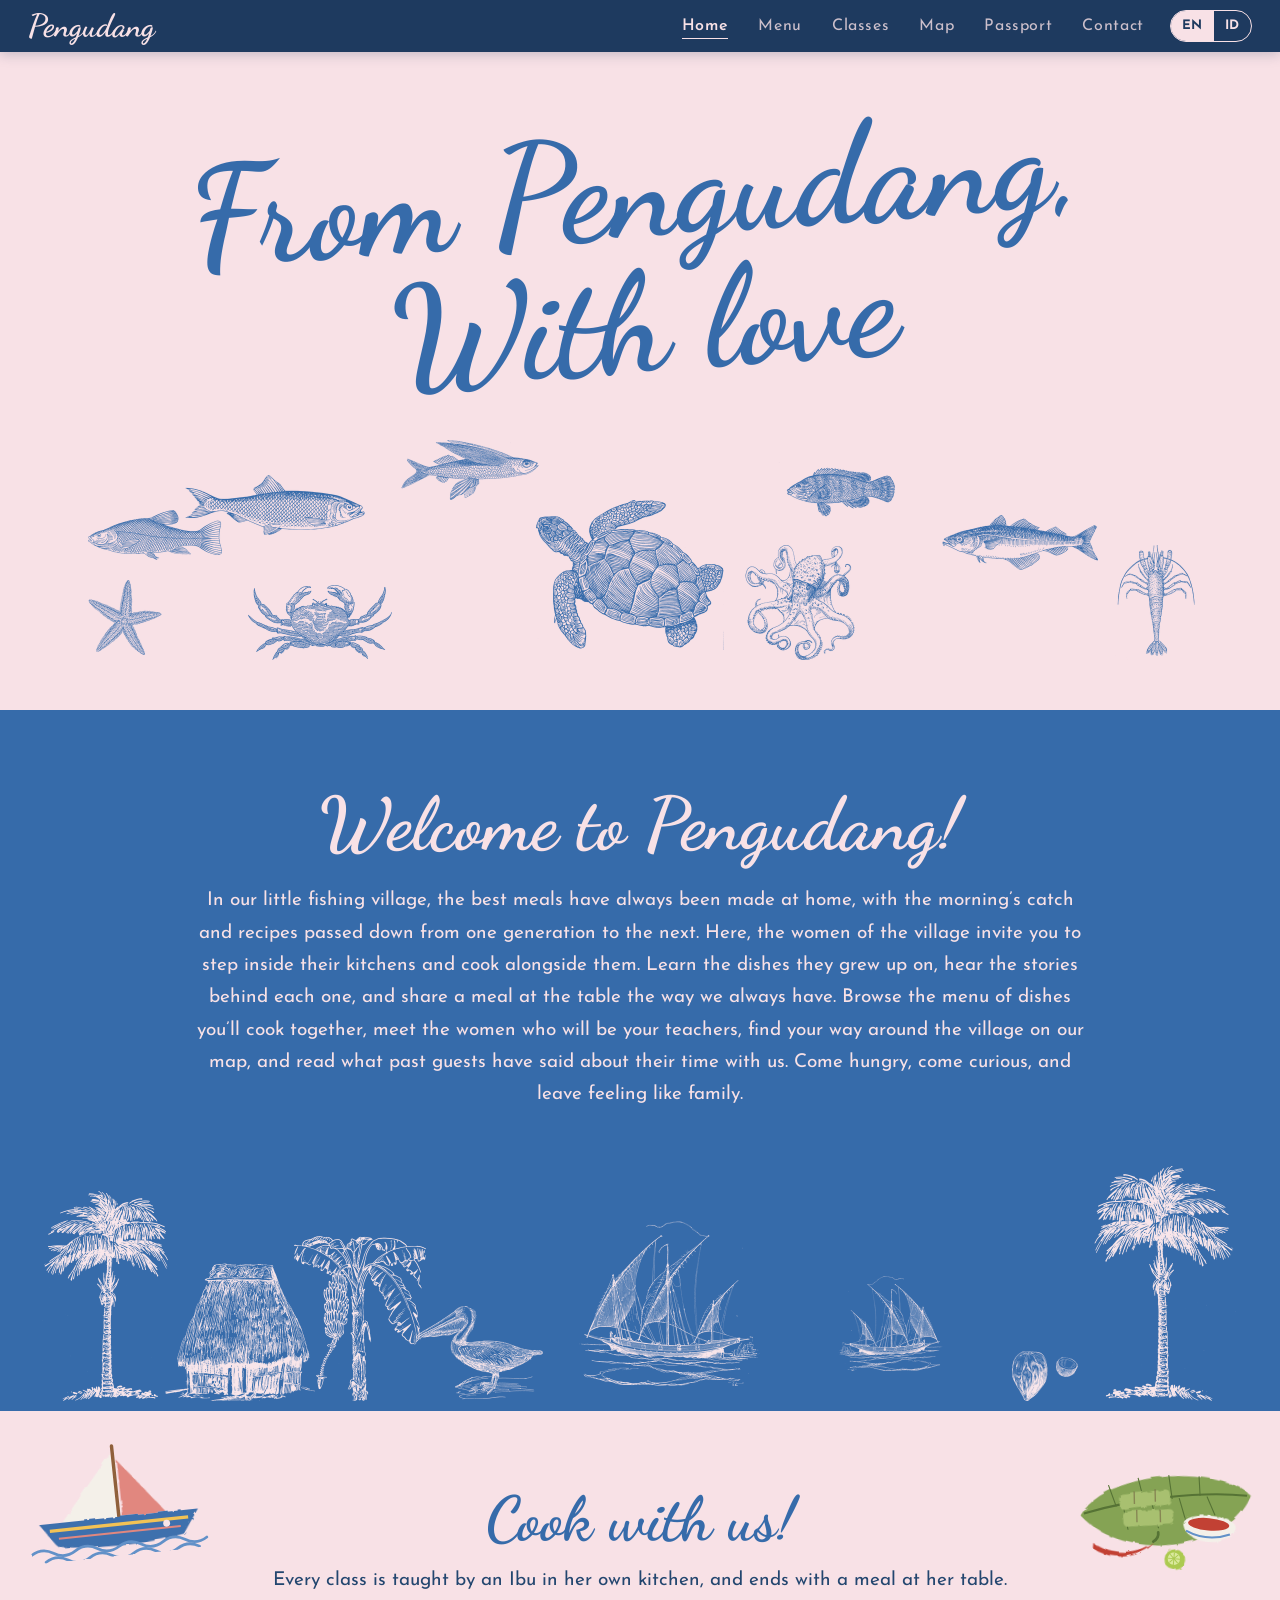
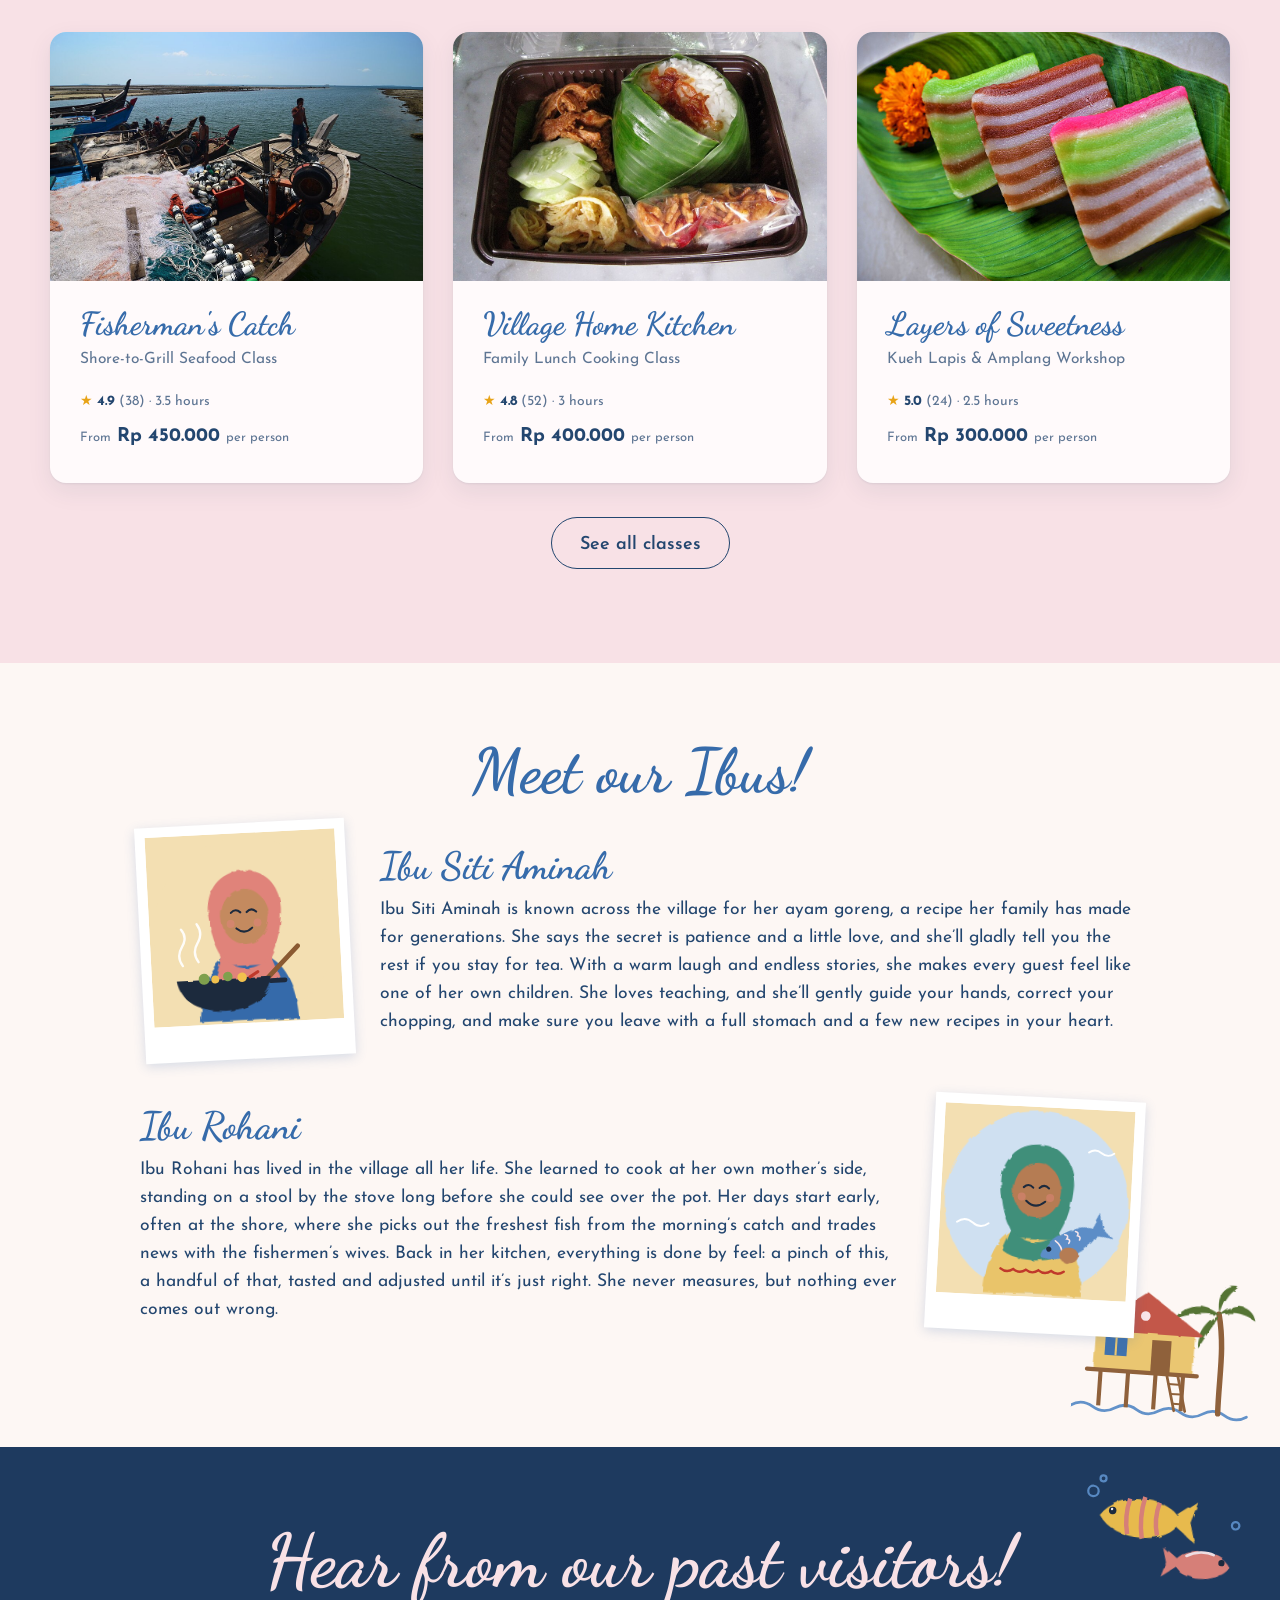
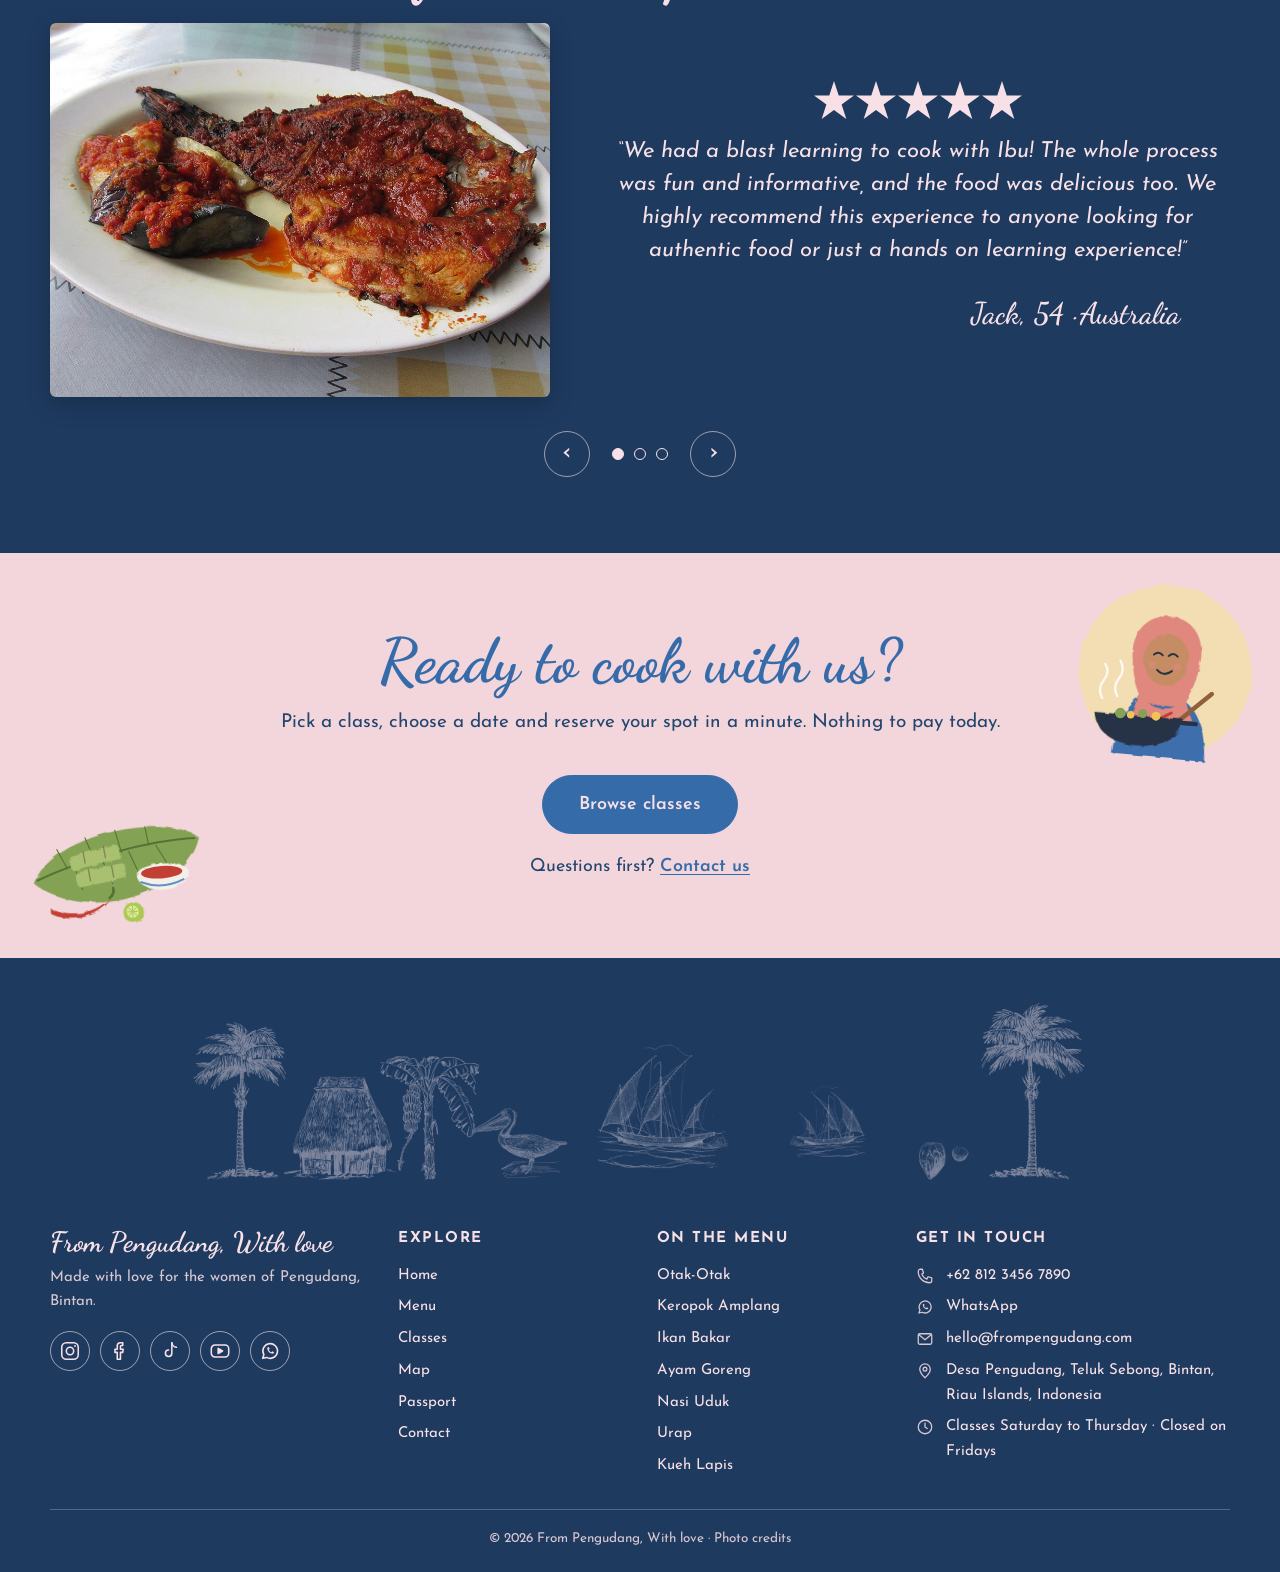
<file: index.html>
<!doctype html>
<html lang="en">
<head>
<meta charset="utf-8">
<meta name="viewport" content="width=device-width, initial-scale=1">
<title>From Pengudang, With love</title>
<meta name="description" content="Cook with the women of Pengudang, a fishing village on Bintan island, Indonesia. Cooking classes, village map and stories behind each dish.">
<link rel="icon" href="images/graphics/favicon.svg" type="image/svg+xml">
<link rel="stylesheet" href="css/fonts.css">
<link rel="stylesheet" href="css/style.css">
</head>
<body data-page="home">
<header id="nav"></header>
<main>
  <section class="section section--pink hero">
    <h1 class="hero__title" data-i18n-html="home.title">From Pengudang,<br>With love</h1>
    <img class="band" src="images/graphics/fish-band.png" alt="" aria-hidden="true">
  </section>

  <section class="section section--blue welcome">
    <div class="wrap">
      <h2 class="script-title" data-i18n="home.welcome">Welcome to Pengudang!</h2>
      <p data-i18n="home.intro"></p>
    </div>
    <img class="band" src="images/graphics/village-band.png" alt="" aria-hidden="true">
  </section>

  <section class="section section--pink">
    <img class="illus illus--tl" src="images/graphics/boat.svg" alt="" aria-hidden="true">
    <img class="illus illus--tr" src="images/graphics/food.svg" alt="" aria-hidden="true">
    <div class="wrap">
      <h2 class="script-title script-title--md" data-i18n="home.classesTitle">Cook with us!</h2>
      <p class="subtitle" data-i18n="home.classesSub"></p>
      <div class="class-grid" id="home-classes"></div>
      <p class="center"><a class="btn" href="classes.html" data-i18n="home.allClasses">See all classes</a></p>
    </div>
  </section>

  <section class="section section--cream">
    <img class="illus illus--br" src="images/graphics/house.svg" alt="" aria-hidden="true">
    <div class="wrap">
      <h2 class="script-title script-title--md" data-i18n="home.ibus">Meet our Ibus!</h2>
      <div id="ibus"></div>
    </div>
  </section>

  <section class="section section--navy">
    <img class="illus illus--tr" src="images/graphics/fishes.svg" alt="" aria-hidden="true">
    <div class="wrap">
      <h2 class="script-title" data-i18n="home.reviews">Hear from our past visitors!</h2>
      <div id="reviews"></div>
    </div>
  </section>

  <section class="section section--rose cta">
    <img class="illus illus--bl" src="images/graphics/food.svg" alt="" aria-hidden="true">
    <img class="illus illus--tr" src="images/graphics/ibu-1.svg" alt="" aria-hidden="true">
    <div class="wrap">
      <h2 class="script-title script-title--md" data-i18n="home.ctaTitle">Ready to cook with us?</h2>
      <p class="subtitle" data-i18n="home.ctaText"></p>
      <p class="center"><a class="btn btn--solid btn--lg" href="classes.html" data-i18n="home.ctaBtn">Browse classes</a></p>
      <p class="center cta__q"><span data-i18n="home.ctaQ">Questions first?</span> <a href="contact.html" data-i18n="home.ctaContact">Contact us</a></p>
    </div>
  </section>
</main>
<footer id="footer"></footer>
<script src="js/i18n.js"></script>
<script src="js/data.js"></script>
<script src="js/main.js"></script>
</body>
</html>
</file>
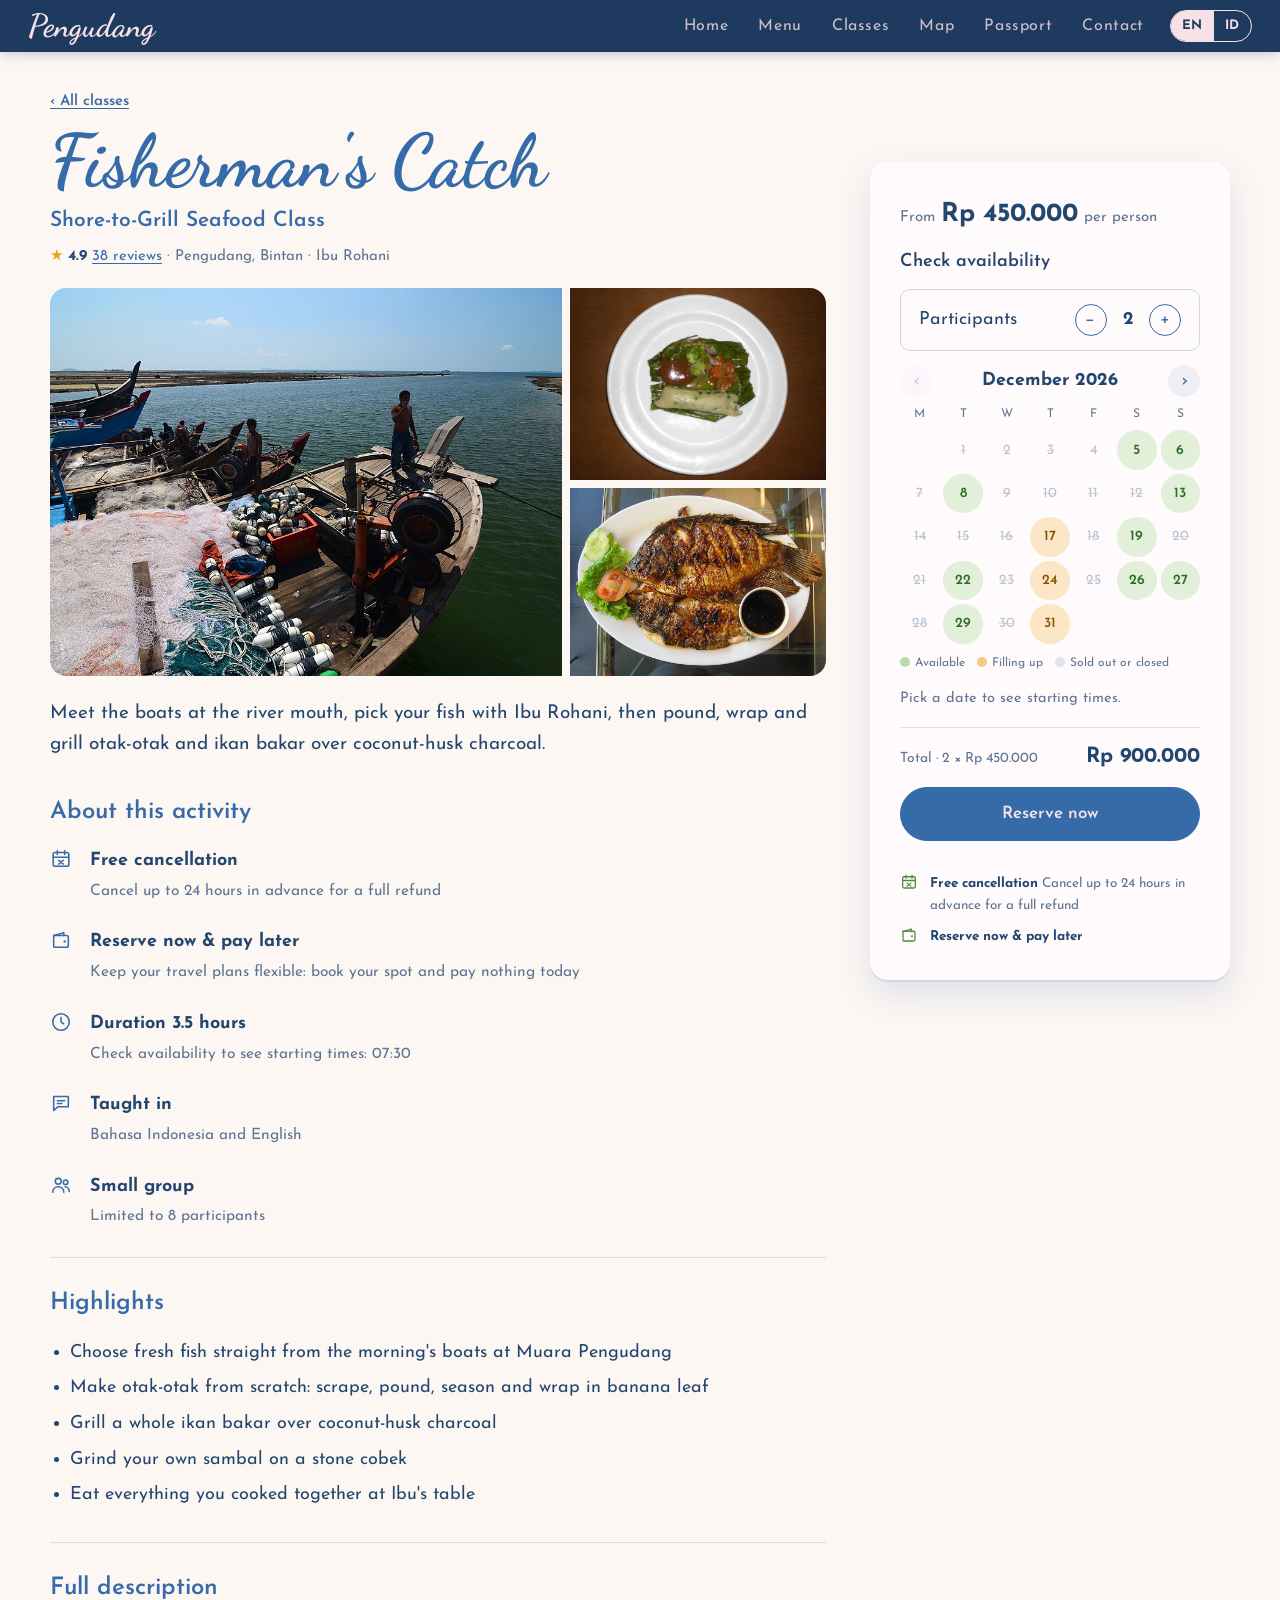
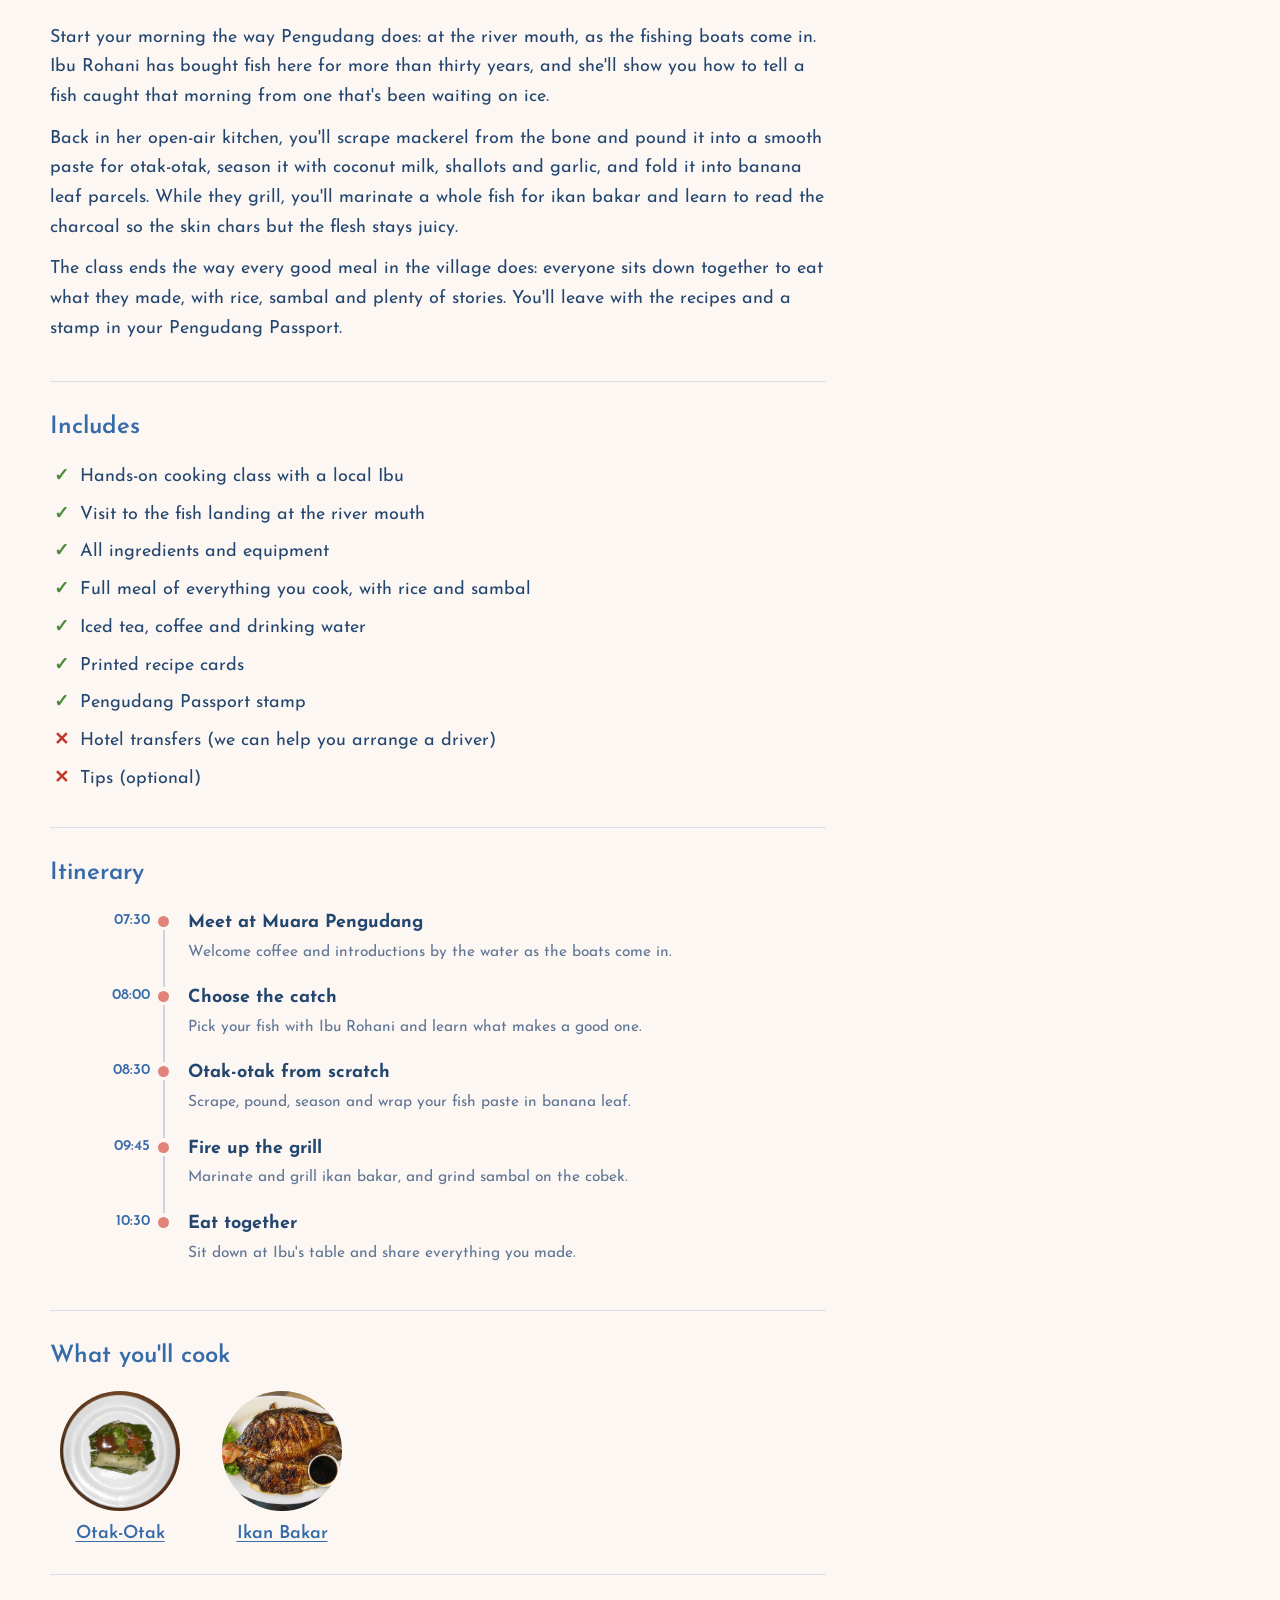
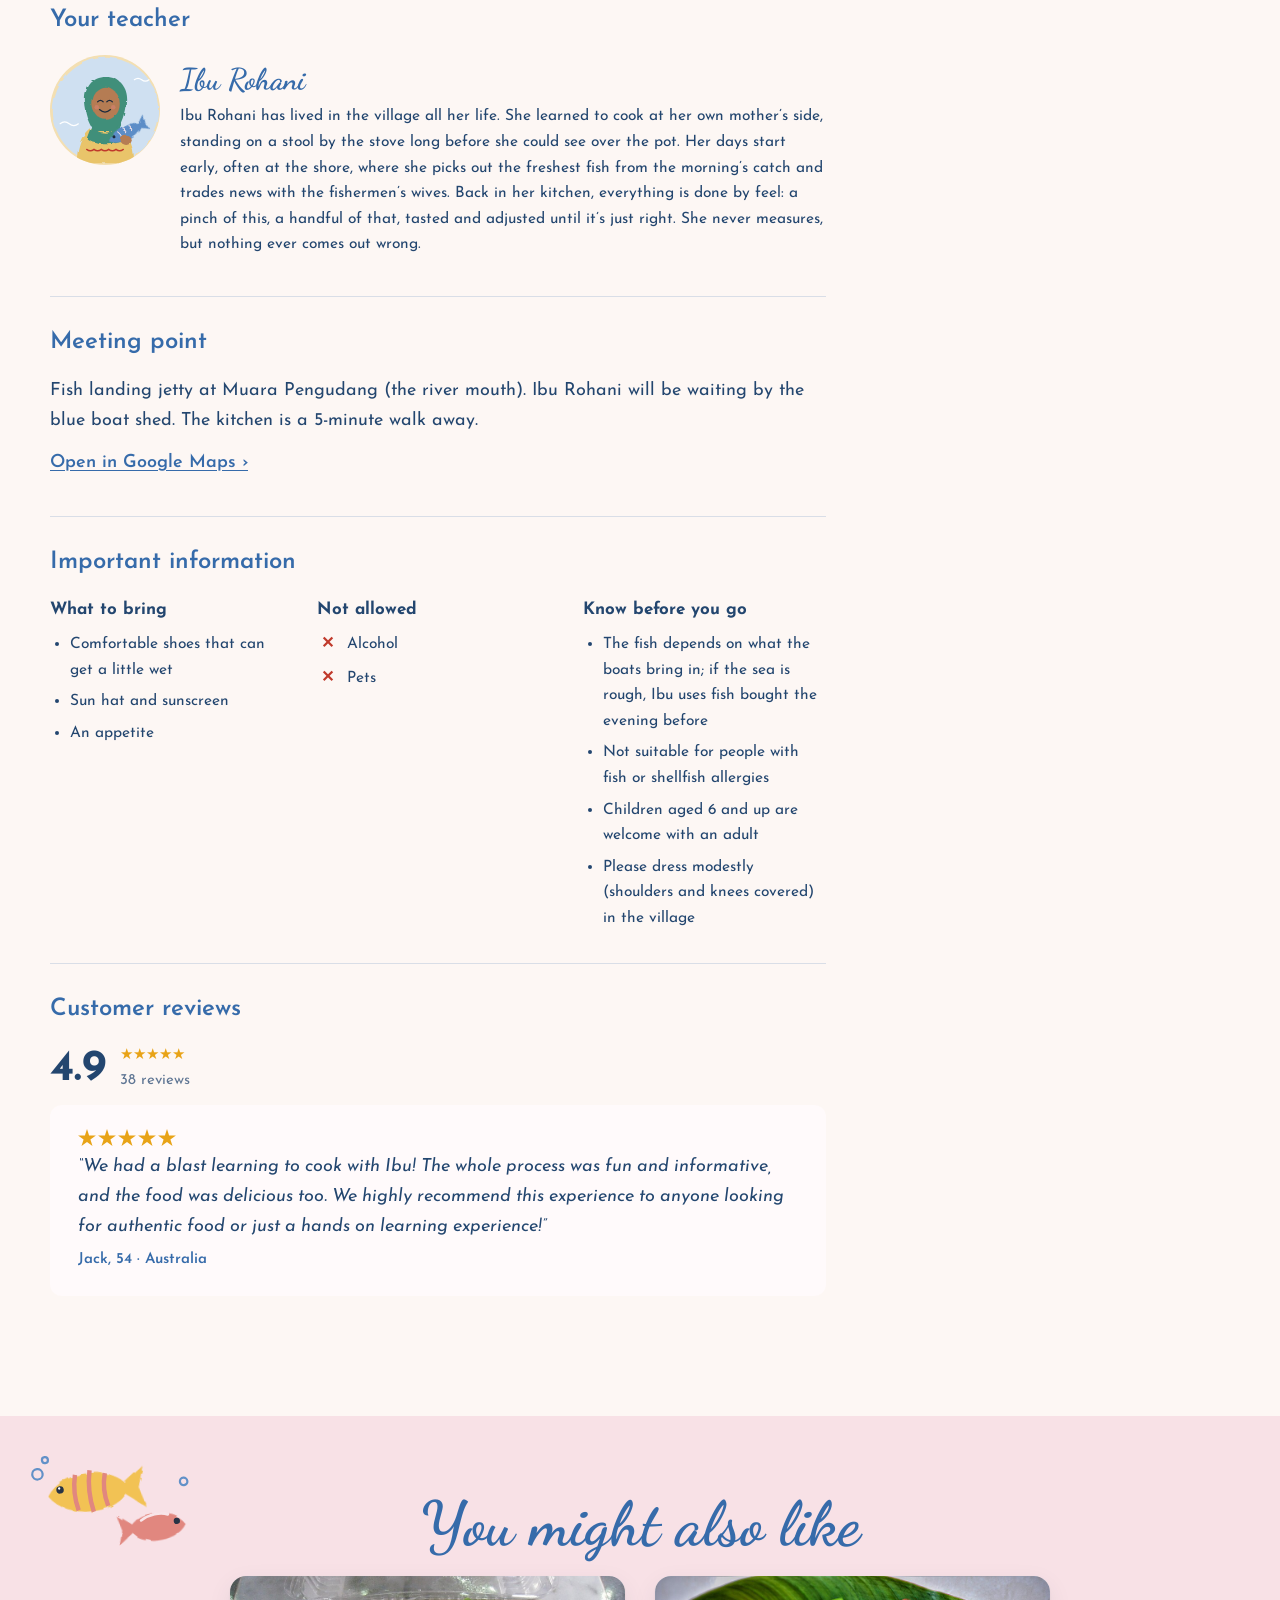
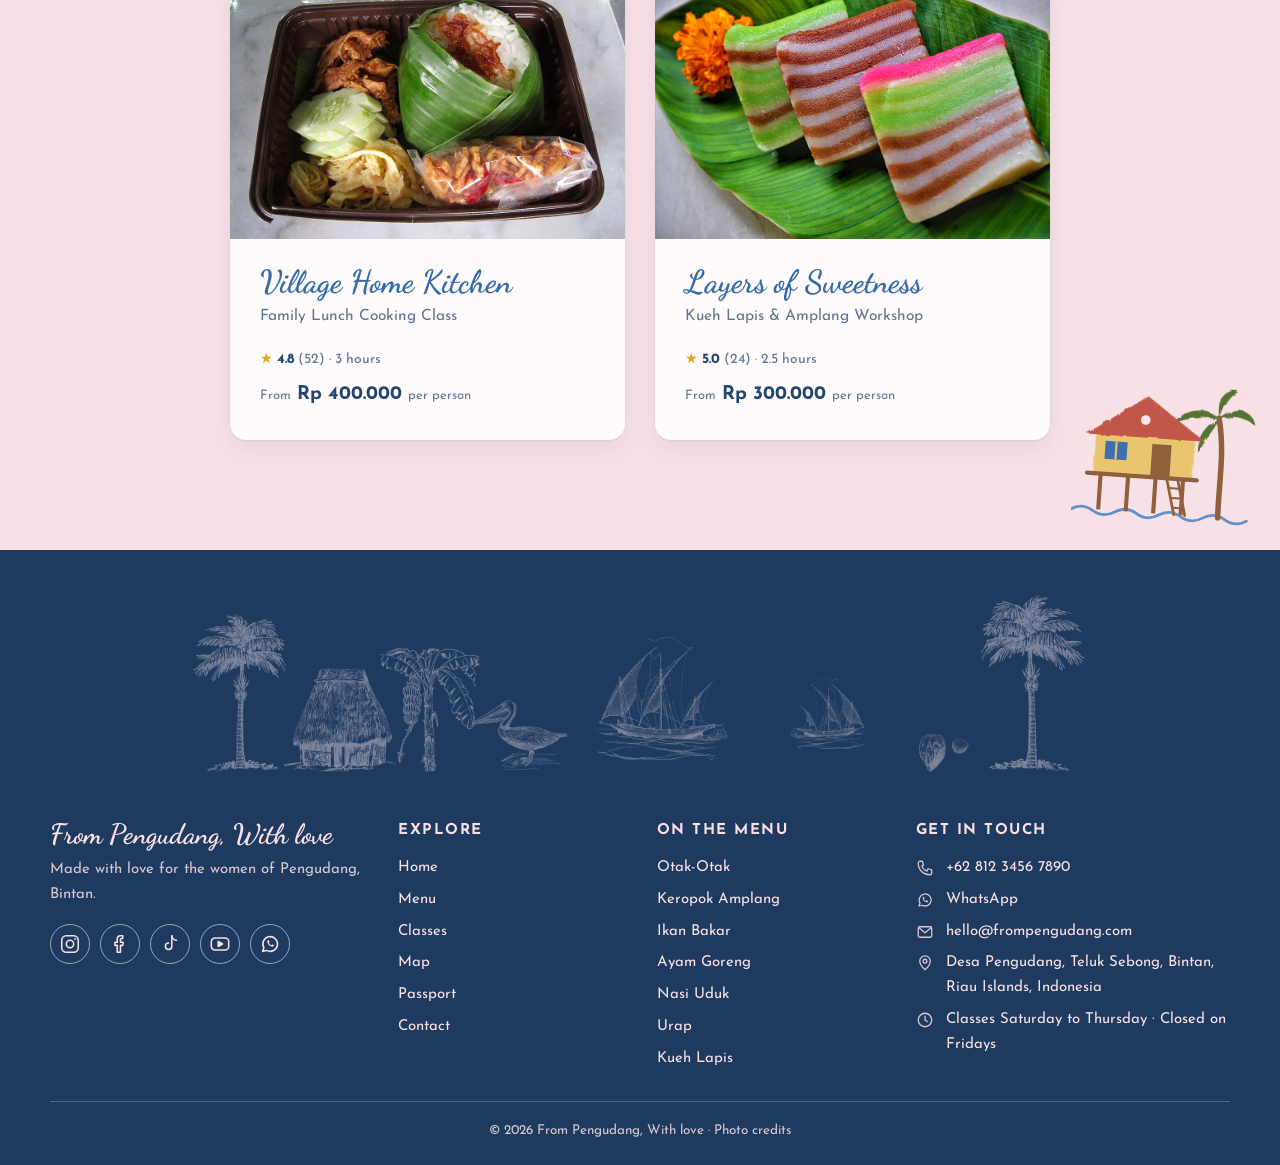
<file: class.html>
<!doctype html>
<html lang="en">
<head>
<meta charset="utf-8">
<meta name="viewport" content="width=device-width, initial-scale=1">
<title>Cooking class · From Pengudang, With love</title>
<meta name="description" content="Cook with the women of Pengudang, a fishing village on Bintan island, Indonesia. Class details, schedule and availability.">
<link rel="icon" href="images/graphics/favicon.svg" type="image/svg+xml">
<link rel="stylesheet" href="css/fonts.css">
<link rel="stylesheet" href="css/style.css">
</head>
<body data-page="class">
<header id="nav"></header>
<main>
  <section class="section section--cream class-page">
    <div class="wrap class-layout">
      <div id="class-main" class="class-main"></div>
      <aside class="class-aside" id="class-avail-wrap"><div class="avail" id="class-avail"></div></aside>
    </div>
  </section>
  <section class="section section--pink">
    <img class="illus illus--tl" src="images/graphics/fishes.svg" alt="" aria-hidden="true">
    <img class="illus illus--br" src="images/graphics/house.svg" alt="" aria-hidden="true">
    <div class="wrap">
      <h2 class="script-title script-title--md" data-i18n="class.other">You might also like</h2>
      <div class="class-grid class-grid--two" id="class-more"></div>
    </div>
  </section>
</main>
<footer id="footer"></footer>
<script src="js/i18n.js"></script>
<script src="js/data.js"></script>
<script src="js/main.js"></script>
</body>
</html>
</file>
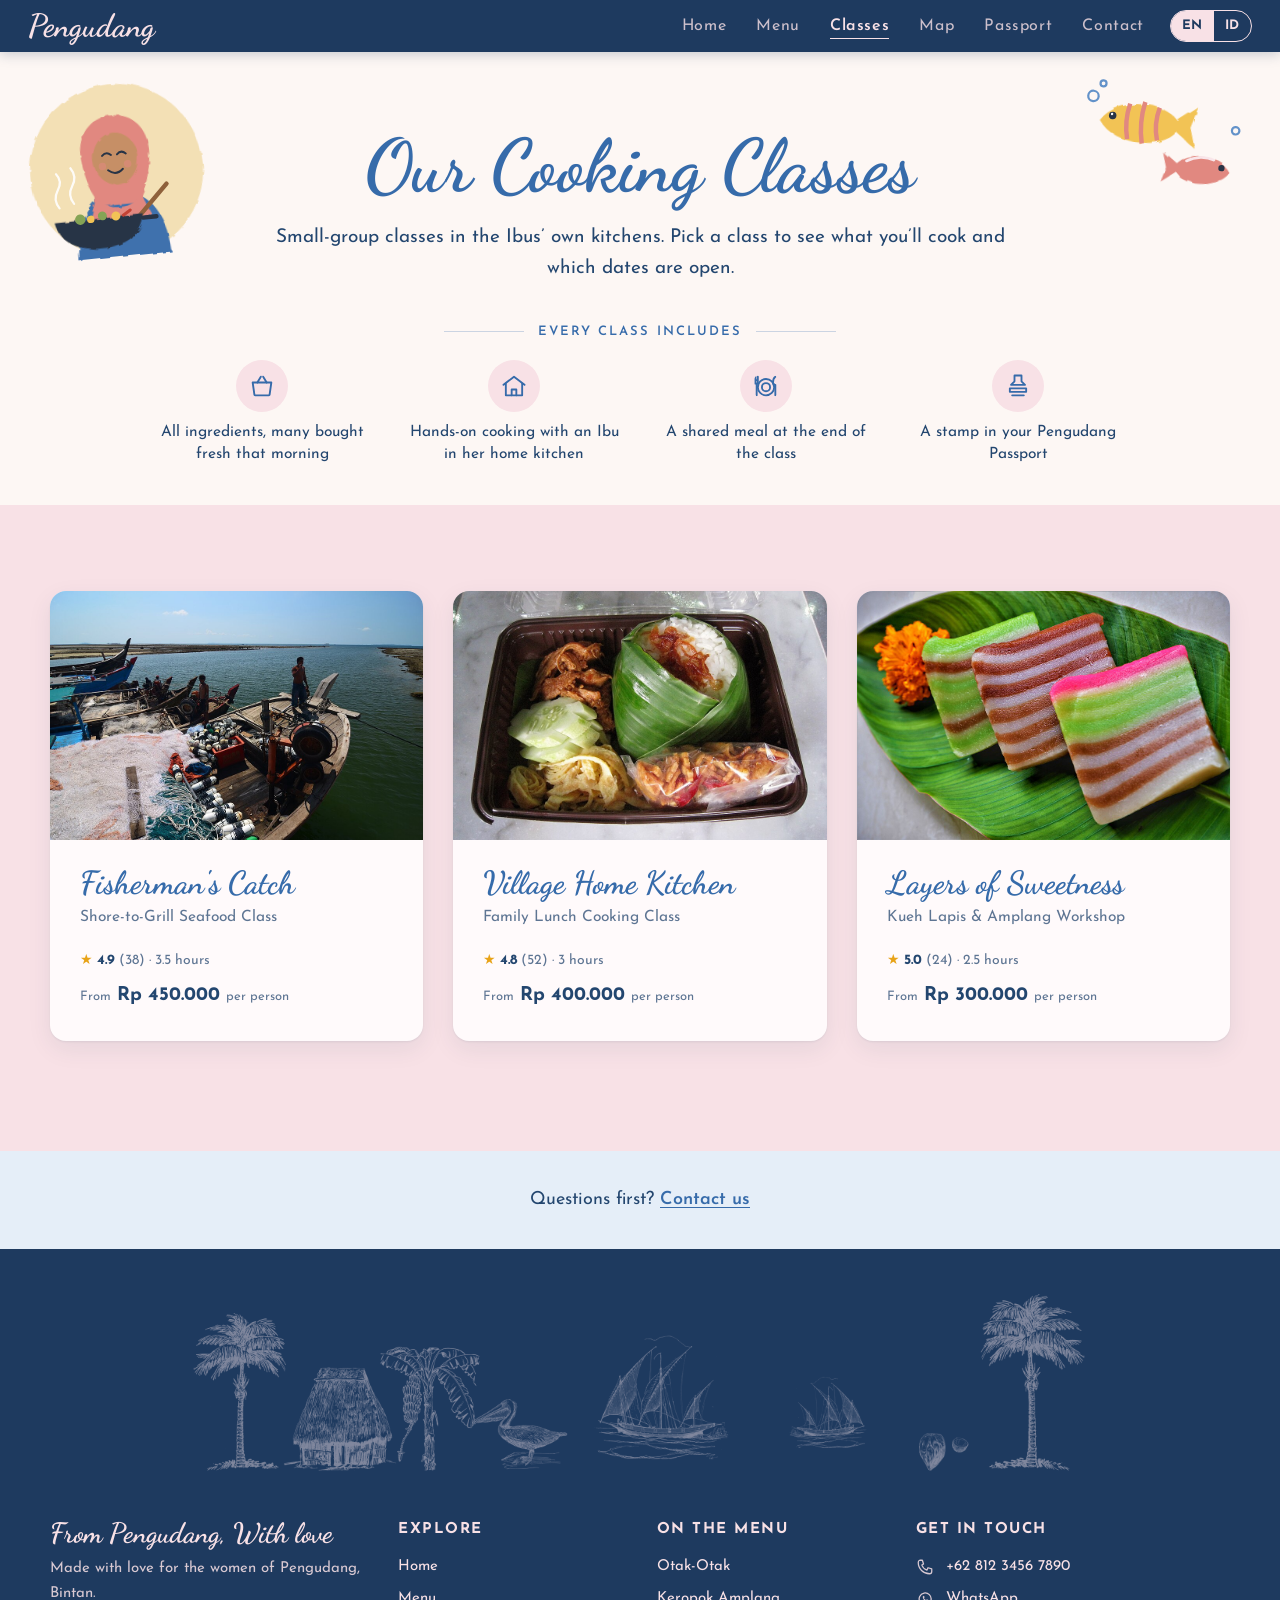
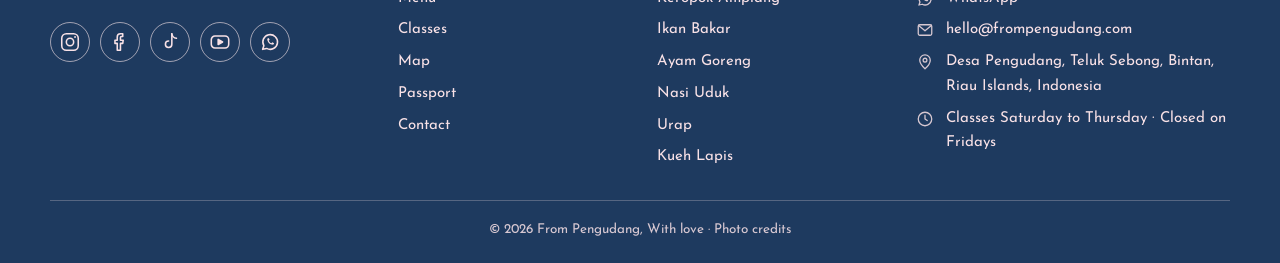
<file: classes.html>
<!doctype html>
<html lang="en">
<head>
<meta charset="utf-8">
<meta name="viewport" content="width=device-width, initial-scale=1">
<title>From Pengudang, With love</title>
<meta name="description" content="Cook with the women of Pengudang, a fishing village on Bintan island, Indonesia. Cooking classes, village map and stories behind each dish.">
<link rel="icon" href="images/graphics/favicon.svg" type="image/svg+xml">
<link rel="stylesheet" href="css/fonts.css">
<link rel="stylesheet" href="css/style.css">
</head>
<body data-page="classes" data-title-key="nav.classes">
<header id="nav"></header>
<main>
  <section class="section section--cream page-head">
    <img class="illus illus--tl" src="images/graphics/ibu-1.svg" alt="" aria-hidden="true">
    <img class="illus illus--tr" src="images/graphics/fishes.svg" alt="" aria-hidden="true">
    <div class="wrap">
      <h1 class="script-title" data-i18n="classes.title">Our Cooking Classes</h1>
      <p class="subtitle" data-i18n="classes.sub"></p>
      <p class="eyebrow eyebrow--center" data-i18n="classes.includes">Every class includes</p>
      <ul class="includes">
        <li><svg viewBox="0 0 24 24" aria-hidden="true"><path d="M4 9h16l-1.5 10.5a1 1 0 0 1-1 .5h-11a1 1 0 0 1-1-.5z"/><path d="M8 9l3-5M16 9l-3-5"/></svg><span data-i18n="classes.inc1"></span></li>
        <li><svg viewBox="0 0 24 24" aria-hidden="true"><path d="M3 11l9-7 9 7"/><path d="M5 10v10h14V10"/><path d="M10 20v-5h4v5"/></svg><span data-i18n="classes.inc2"></span></li>
        <li><svg viewBox="0 0 24 24" aria-hidden="true"><circle cx="12" cy="13" r="7"/><circle cx="12" cy="13" r="3.5"/><path d="M3 4v6M5 4v6M3 7h2M4 10v10M20 4c-1.5 1-2 3-2 5s1 2 2 2v9"/></svg><span data-i18n="classes.inc3"></span></li>
        <li><svg viewBox="0 0 24 24" aria-hidden="true"><path d="M9 3h6v5l3 3H6l3-3z"/><path d="M5 14h14v3H5zM7 20h10"/></svg><span data-i18n="classes.inc4"></span></li>
      </ul>
    </div>
  </section>
  <section class="section section--pink">
    <div class="wrap">
      <div class="class-grid" id="class-list"></div>
    </div>
  </section>
  <section class="section section--sky cta cta--slim">
    <div class="wrap">
      <p class="center cta__q"><span data-i18n="home.ctaQ">Questions first?</span> <a href="contact.html" data-i18n="home.ctaContact">Contact us</a></p>
    </div>
  </section>
</main>
<footer id="footer"></footer>
<script src="js/i18n.js"></script>
<script src="js/data.js"></script>
<script src="js/main.js"></script>
</body>
</html>
</file>
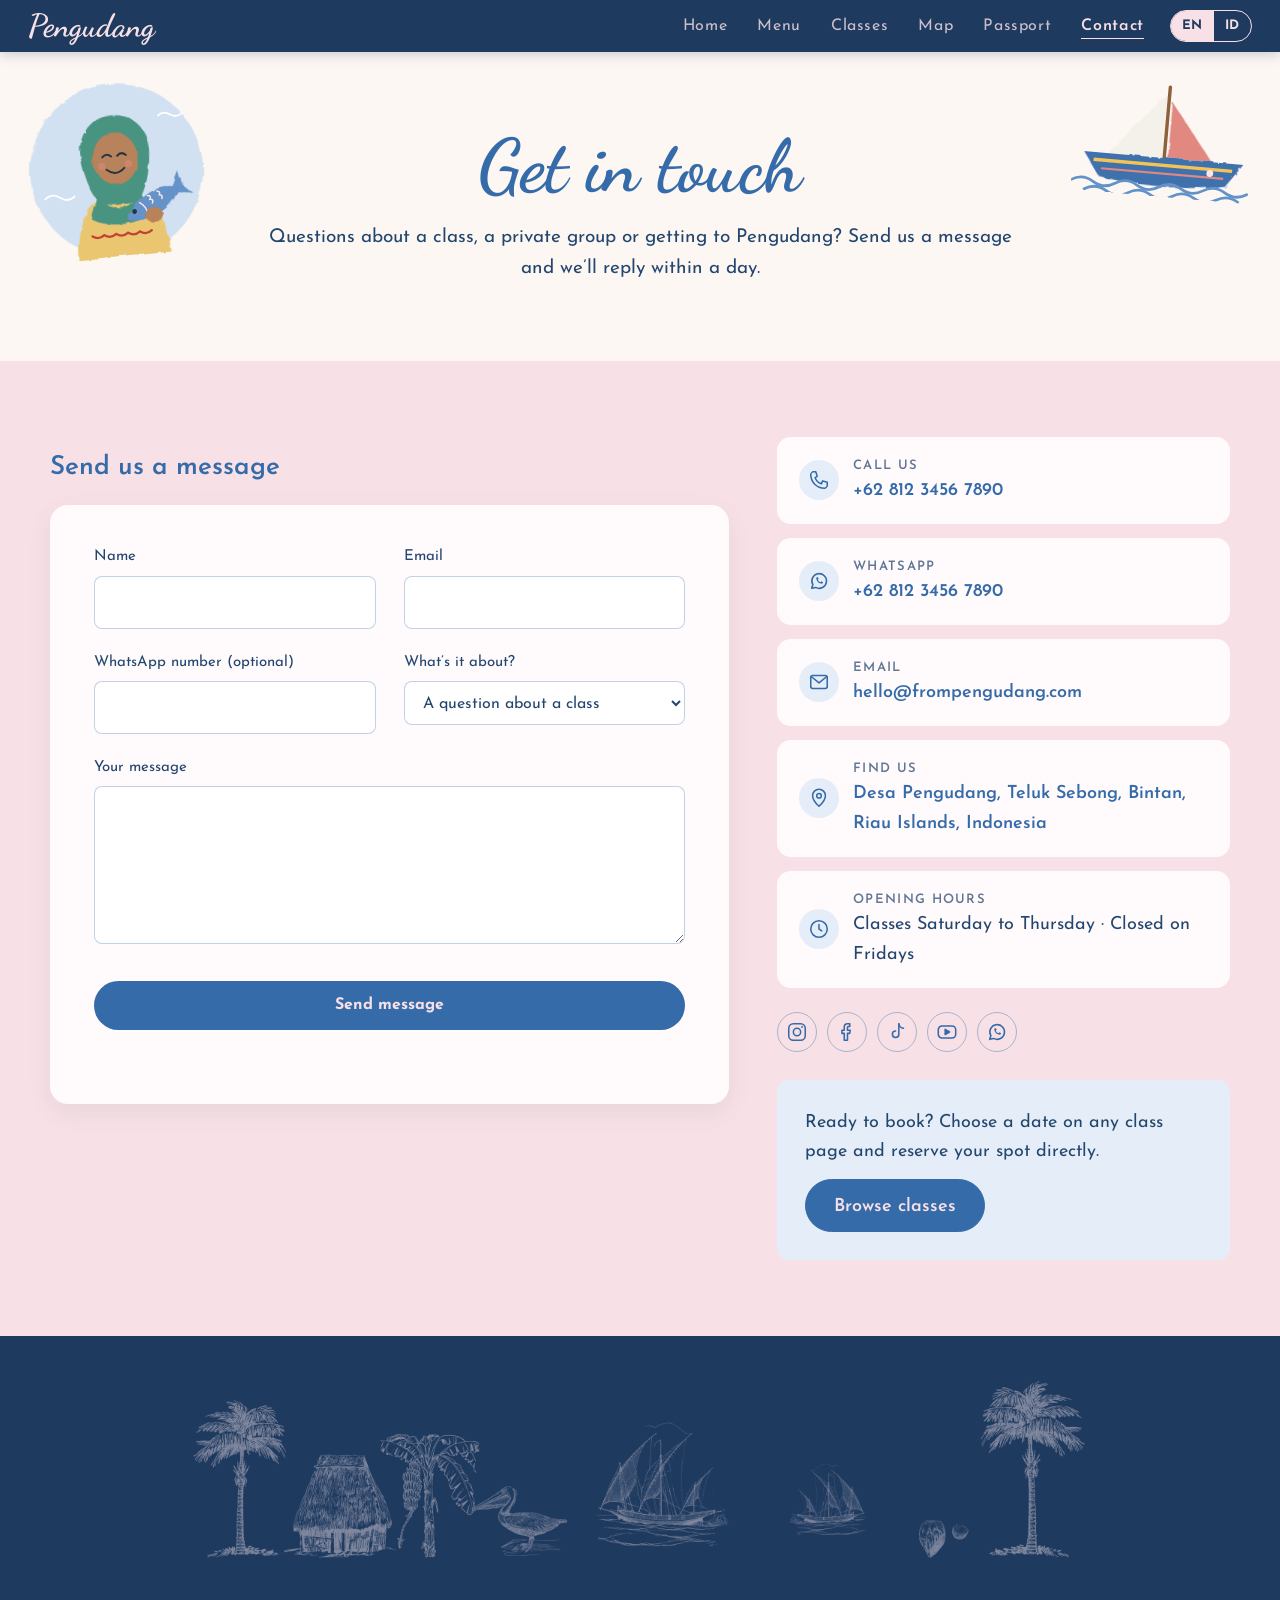
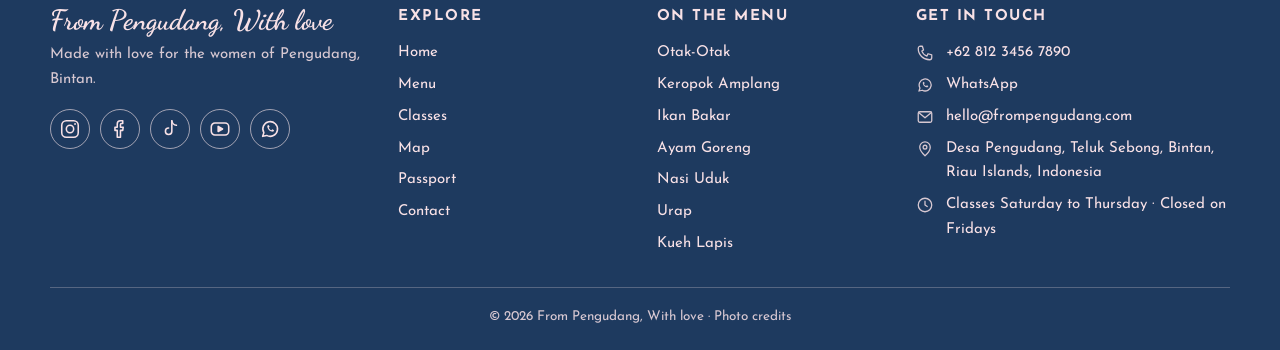
<file: contact.html>
<!doctype html>
<html lang="en">
<head>
<meta charset="utf-8">
<meta name="viewport" content="width=device-width, initial-scale=1">
<title>From Pengudang, With love</title>
<meta name="description" content="Get in touch with the Ibus of Pengudang about cooking classes, private groups or how to find the village.">
<link rel="icon" href="images/graphics/favicon.svg" type="image/svg+xml">
<link rel="stylesheet" href="css/fonts.css">
<link rel="stylesheet" href="css/style.css">
</head>
<body data-page="contact" data-title-key="nav.contact">
<header id="nav"></header>
<main>
  <section class="section section--cream page-head">
    <img class="illus illus--tl" src="images/graphics/ibu-2.svg" alt="" aria-hidden="true">
    <img class="illus illus--tr" src="images/graphics/boat.svg" alt="" aria-hidden="true">
    <div class="wrap">
      <h1 class="script-title" data-i18n="contact.title">Get in touch</h1>
      <p class="subtitle" data-i18n="contact.sub"></p>
    </div>
  </section>
  <section class="section section--pink">
    <div class="wrap contact-layout">
      <div>
        <h2 class="sub-title" data-i18n="contact.formTitle">Send us a message</h2>
        <div id="contact-form"></div>
      </div>
      <aside class="contact-aside">
        <div id="contact-info"></div>
        <div class="book-note">
          <p data-i18n="contact.bookNote"></p>
          <a class="btn btn--solid" href="classes.html" data-i18n="contact.bookLink">Browse classes</a>
        </div>
      </aside>
    </div>
  </section>
</main>
<footer id="footer"></footer>
<script src="js/i18n.js"></script>
<script src="js/data.js"></script>
<script src="js/main.js"></script>
</body>
</html>
</file>
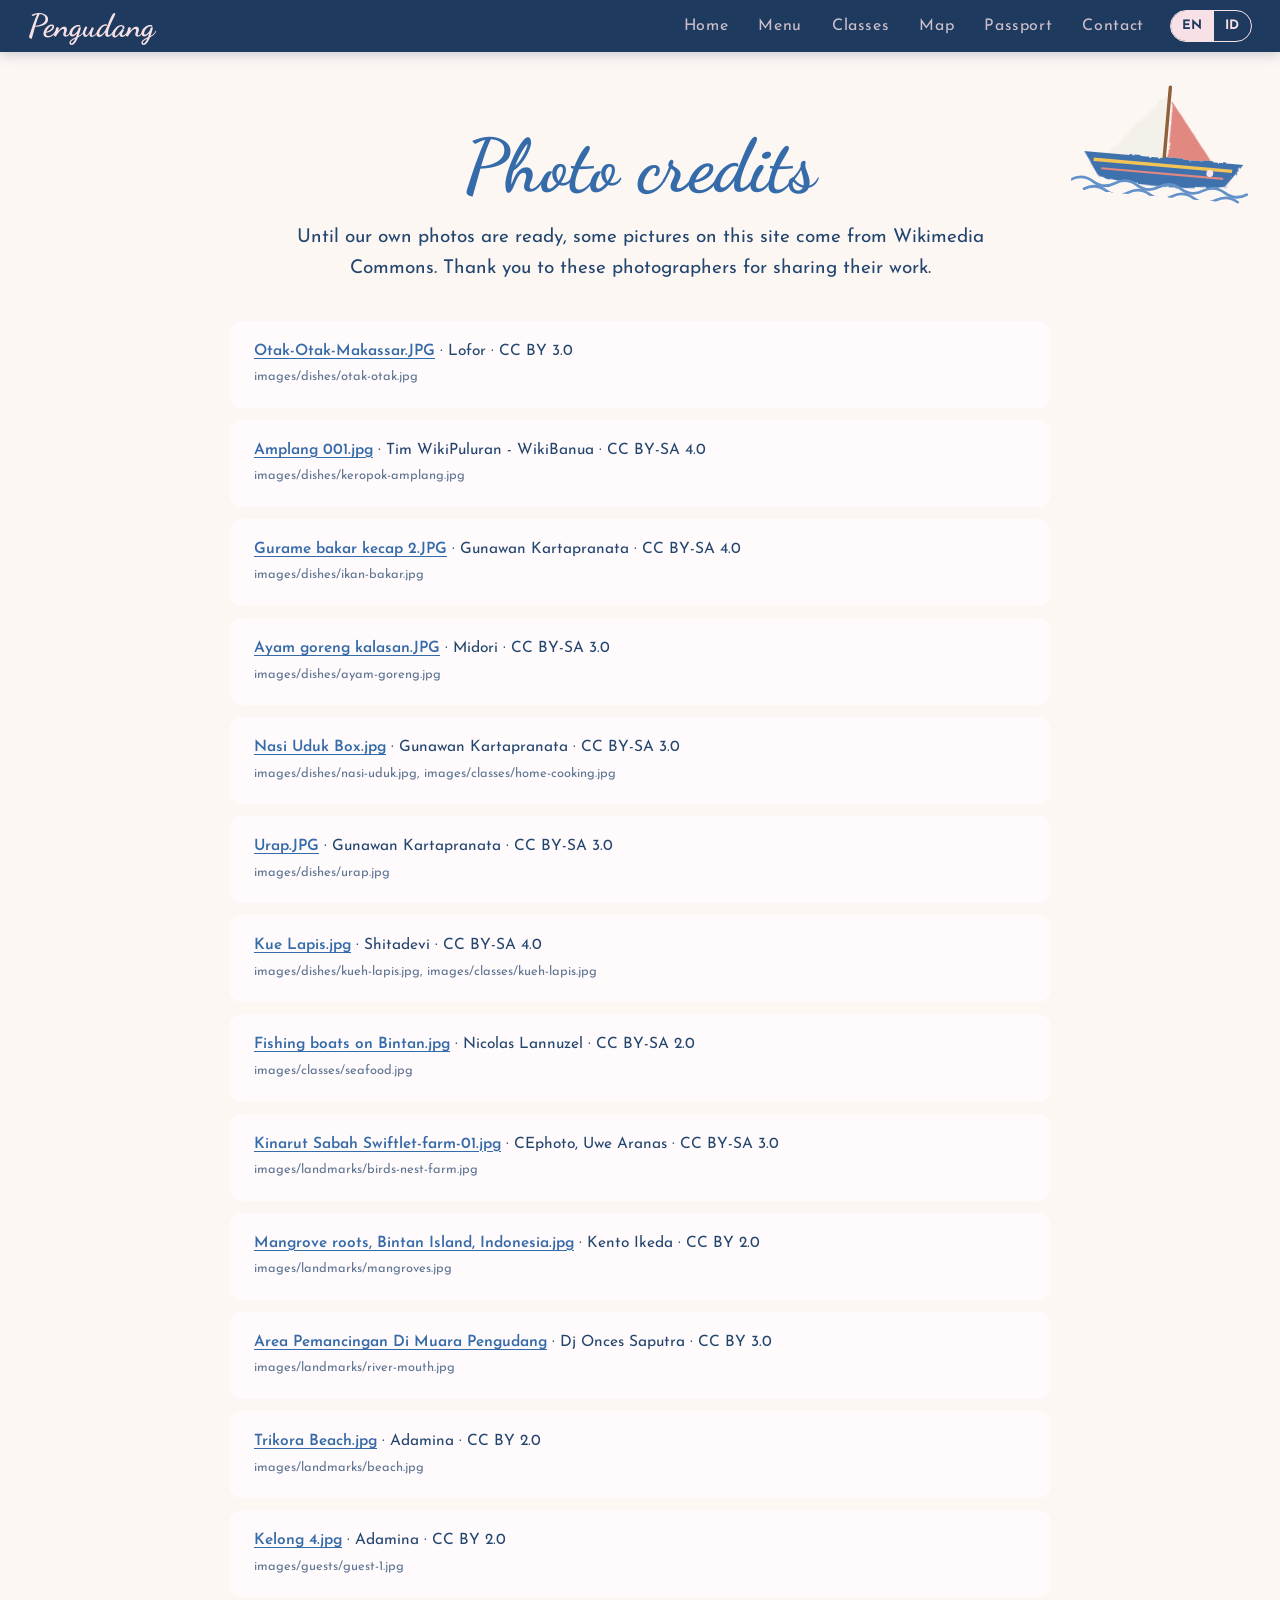
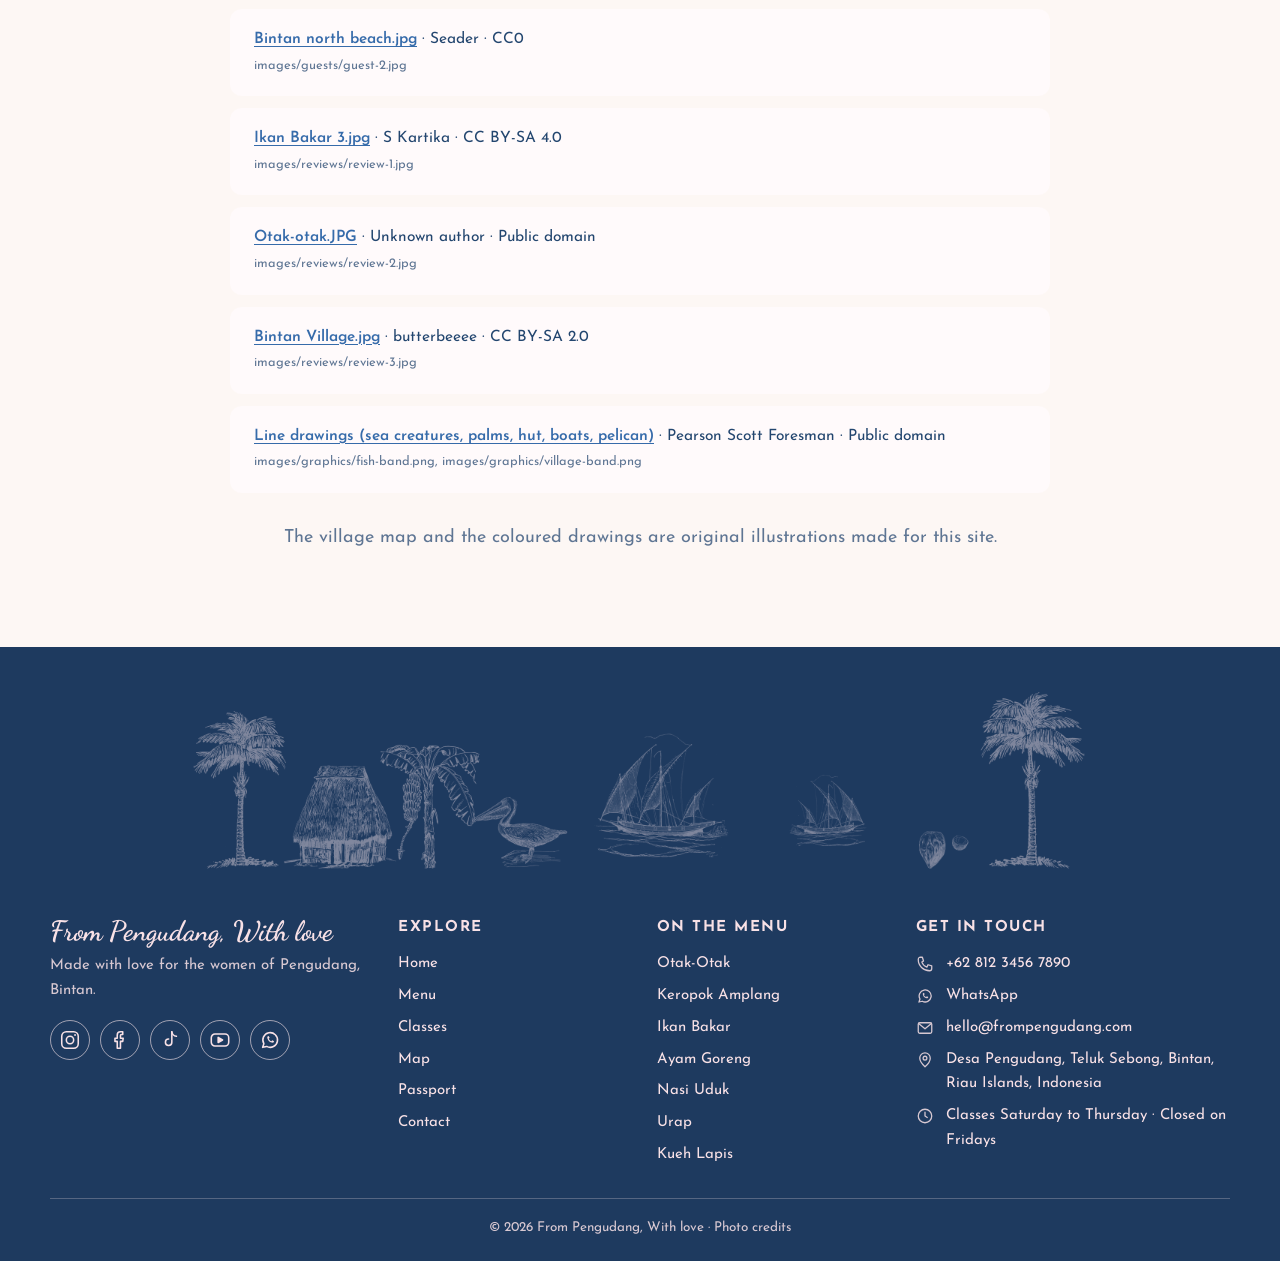
<file: credits.html>
<!doctype html>
<html lang="en">
<head>
<meta charset="utf-8">
<meta name="viewport" content="width=device-width, initial-scale=1">
<title>From Pengudang, With love</title>
<meta name="description" content="Photo credits for the From Pengudang, With love website.">
<link rel="icon" href="images/graphics/favicon.svg" type="image/svg+xml">
<link rel="stylesheet" href="css/fonts.css">
<link rel="stylesheet" href="css/style.css">
</head>
<body data-page="credits" data-title-key="credits.title">
<header id="nav"></header>
<main>
  <section class="section section--cream">
    <img class="illus illus--tr" src="images/graphics/boat.svg" alt="" aria-hidden="true">
    <div class="wrap narrow">
      <h1 class="script-title" data-i18n="credits.title">Photo credits</h1>
      <p class="subtitle" data-i18n="credits.sub"></p>
      <div id="credits"></div>
      <p class="center muted" data-i18n="credits.illus"></p>
    </div>
  </section>
</main>
<footer id="footer"></footer>
<script src="js/i18n.js"></script>
<script src="js/data.js"></script>
<script src="js/main.js"></script>
</body>
</html>
</file>
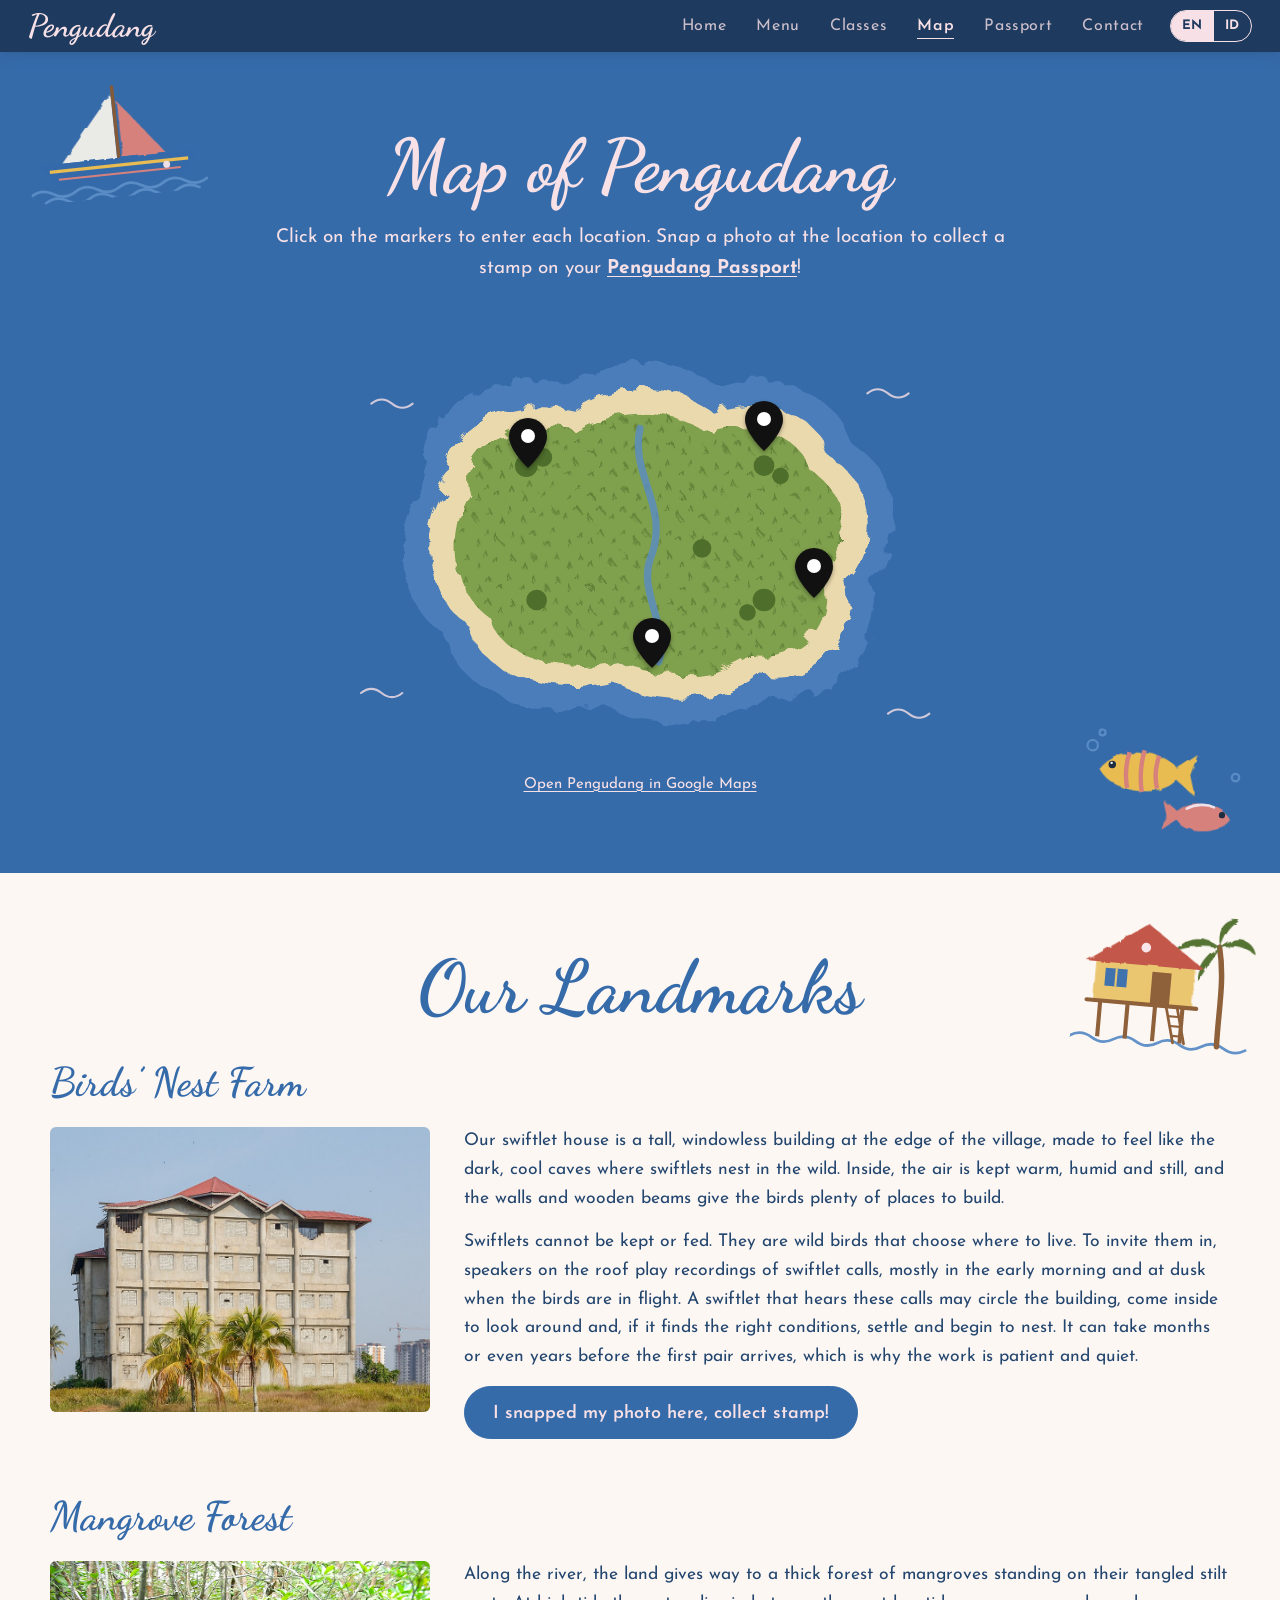
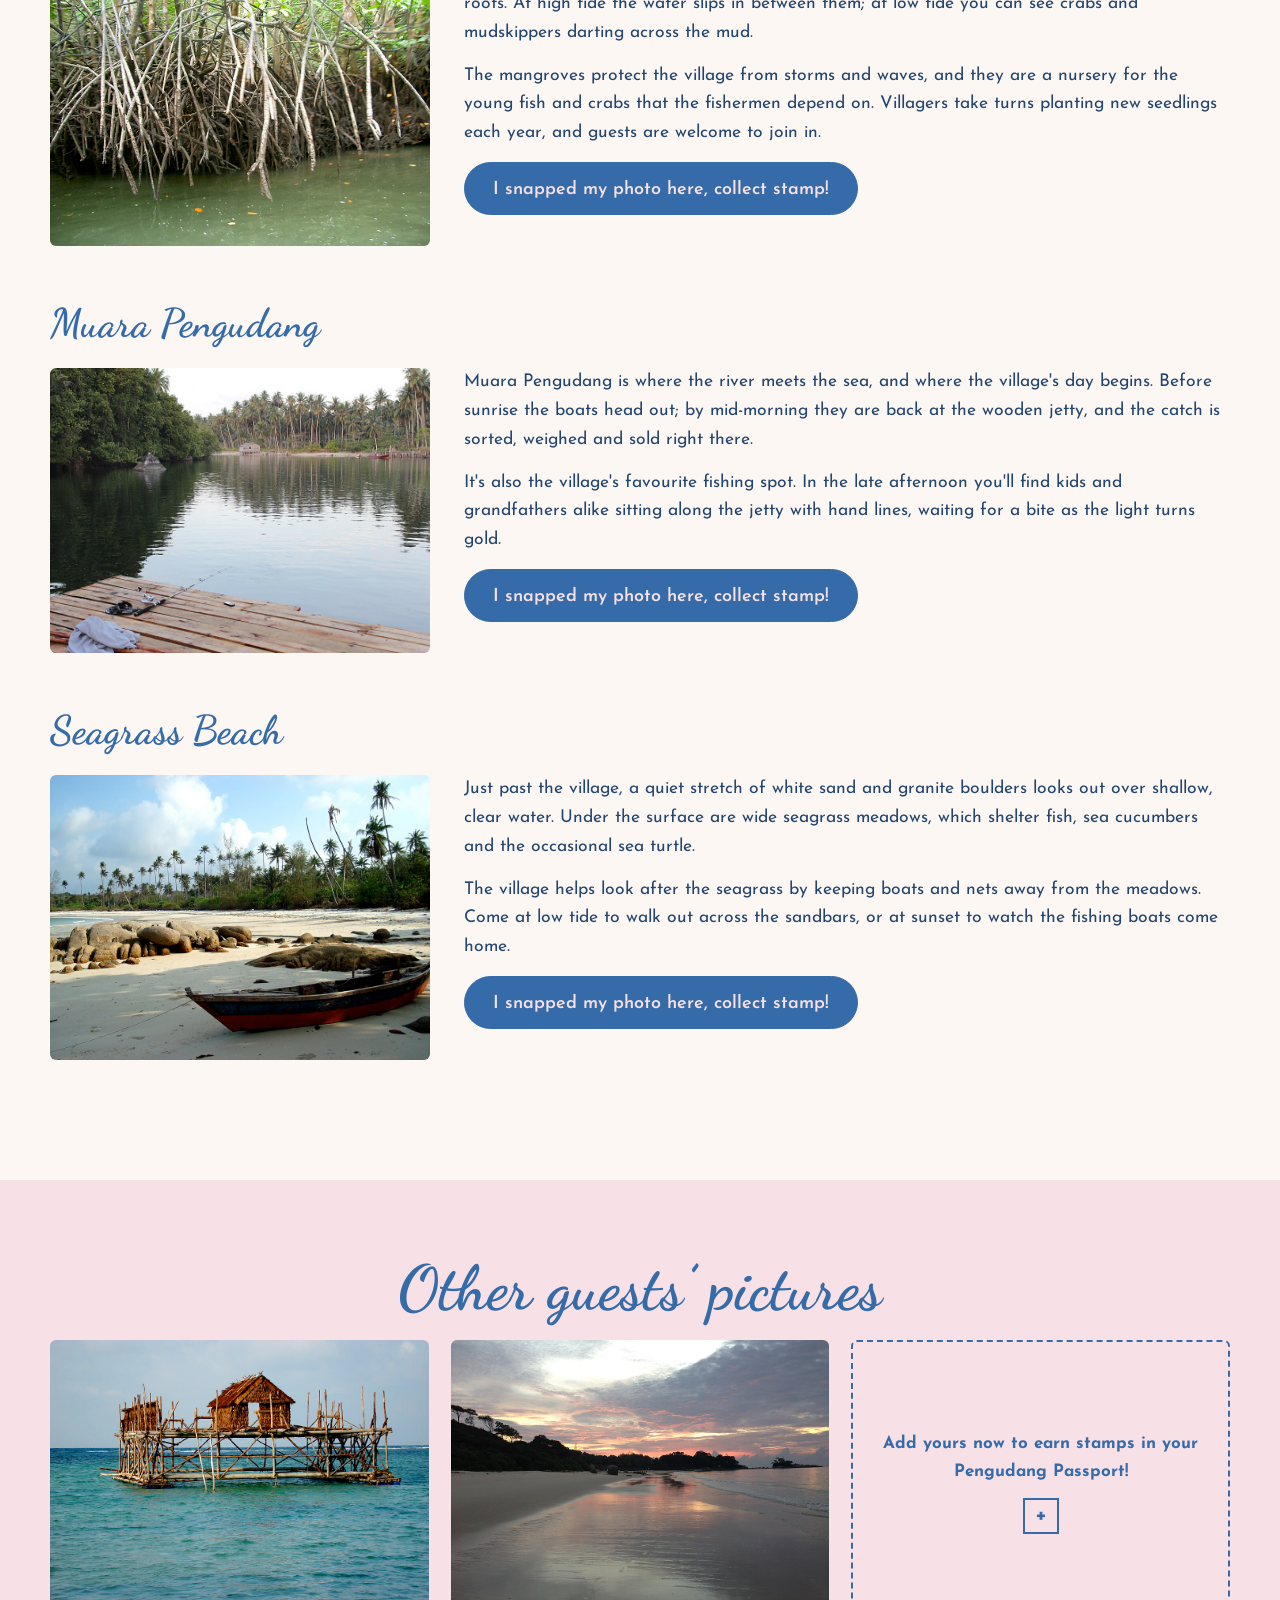
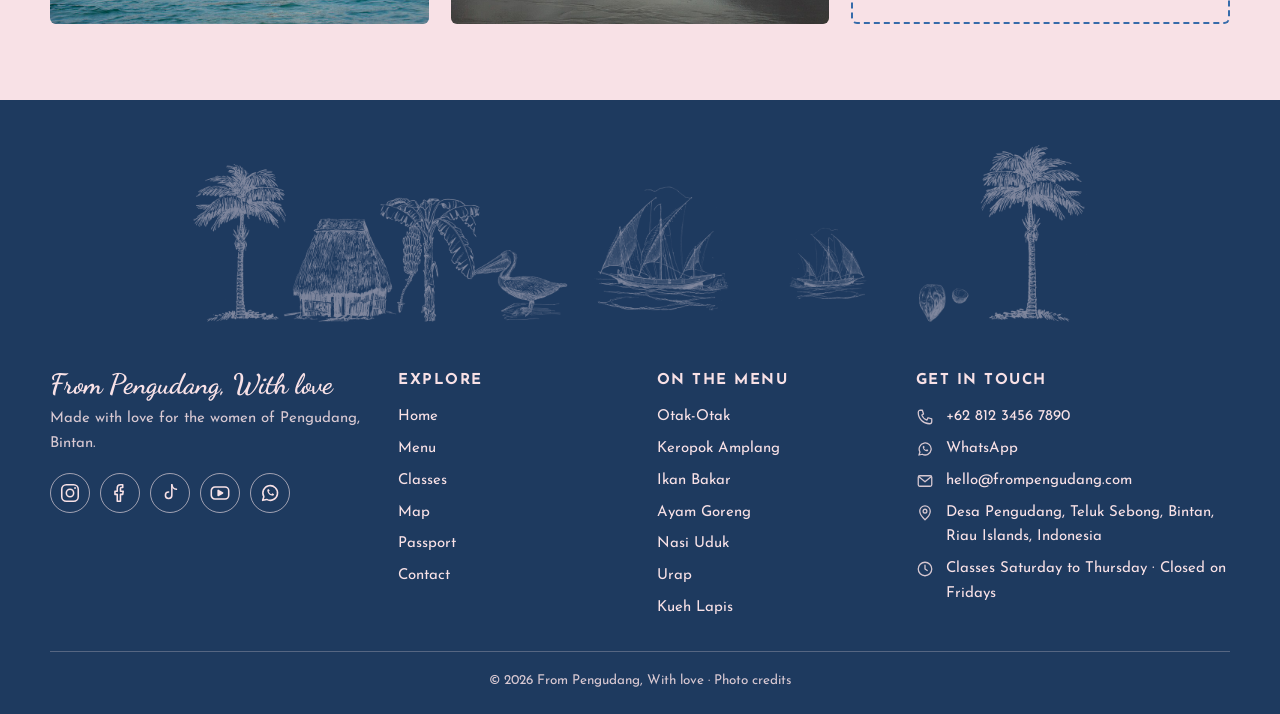
<file: map.html>
<!doctype html>
<html lang="en">
<head>
<meta charset="utf-8">
<meta name="viewport" content="width=device-width, initial-scale=1">
<title>From Pengudang, With love</title>
<meta name="description" content="Cook with the women of Pengudang, a fishing village on Bintan island, Indonesia. Cooking classes, village map and stories behind each dish.">
<link rel="icon" href="images/graphics/favicon.svg" type="image/svg+xml">
<link rel="stylesheet" href="css/fonts.css">
<link rel="stylesheet" href="css/style.css">
</head>
<body data-page="map" data-title-key="nav.map">
<header id="nav"></header>
<main>
  <section class="section section--blue">
    <img class="illus illus--tl" src="images/graphics/boat.svg" alt="" aria-hidden="true">
    <img class="illus illus--br" src="images/graphics/fishes.svg" alt="" aria-hidden="true">
    <div class="wrap">
      <h1 class="script-title" data-i18n="map.title">Map of Pengudang</h1>
      <p class="subtitle" data-i18n-html="map.sub"></p>
      <div class="map-box" id="map-box">
        <img src="images/graphics/island.svg" alt="Illustrated map of Pengudang">
      </div>
      <a class="map-link" href="https://www.google.com/maps/search/?api=1&amp;query=Pengudang%2C%20Bintan%2C%20Indonesia" target="_blank" rel="noopener" data-i18n="map.openMaps">Open Pengudang in Google Maps</a>
    </div>
  </section>
  <section class="section section--cream">
    <img class="illus illus--tr" src="images/graphics/house.svg" alt="" aria-hidden="true">
    <div class="wrap">
      <h2 class="script-title" data-i18n="map.landmarks">Our Landmarks</h2>
      <div id="landmark-list"></div>
    </div>
  </section>
  <section class="section section--pink">
    <div class="wrap">
      <h2 class="script-title script-title--md" data-i18n="map.guests">Other guests’ pictures</h2>
      <div class="guest-grid" id="guest-grid"></div>
    </div>
  </section>
</main>
<dialog class="modal" id="landmark-modal"></dialog>
<footer id="footer"></footer>
<script src="js/i18n.js"></script>
<script src="js/data.js"></script>
<script src="js/main.js"></script>
</body>
</html>
</file>
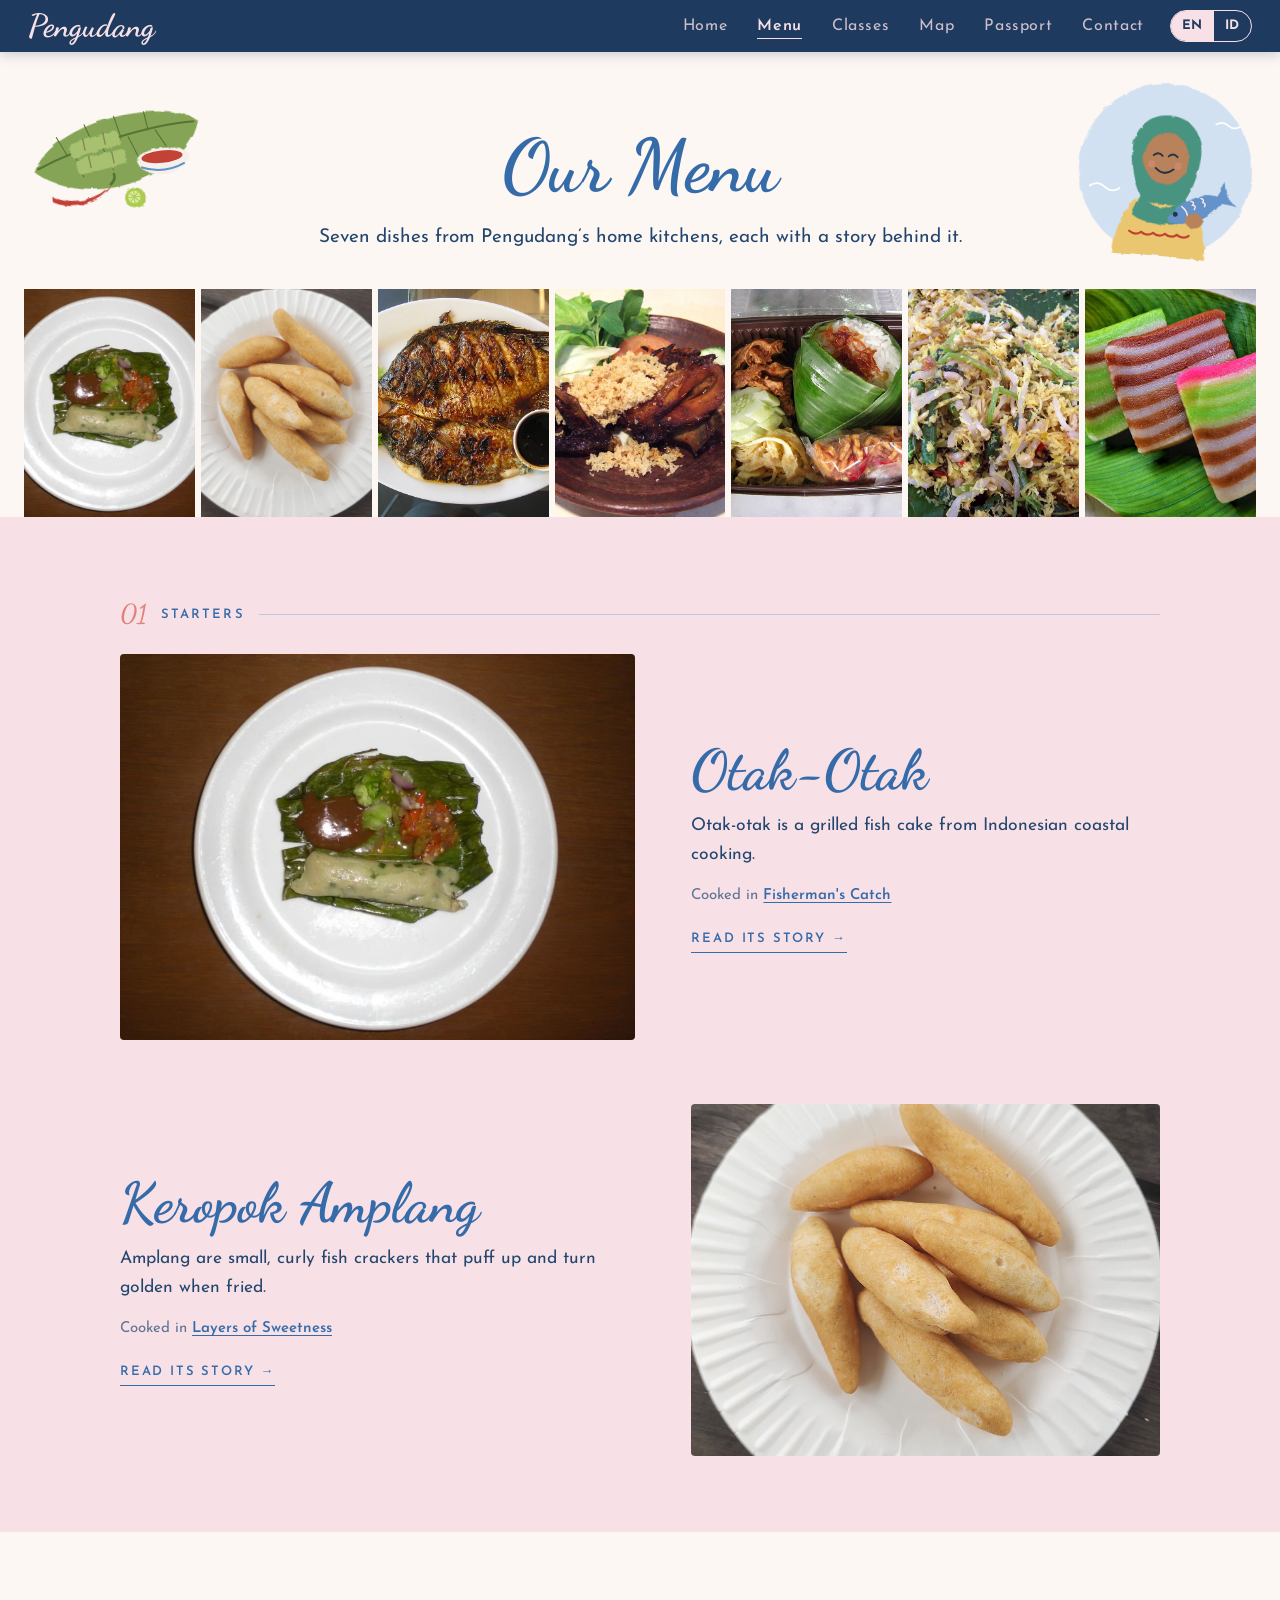
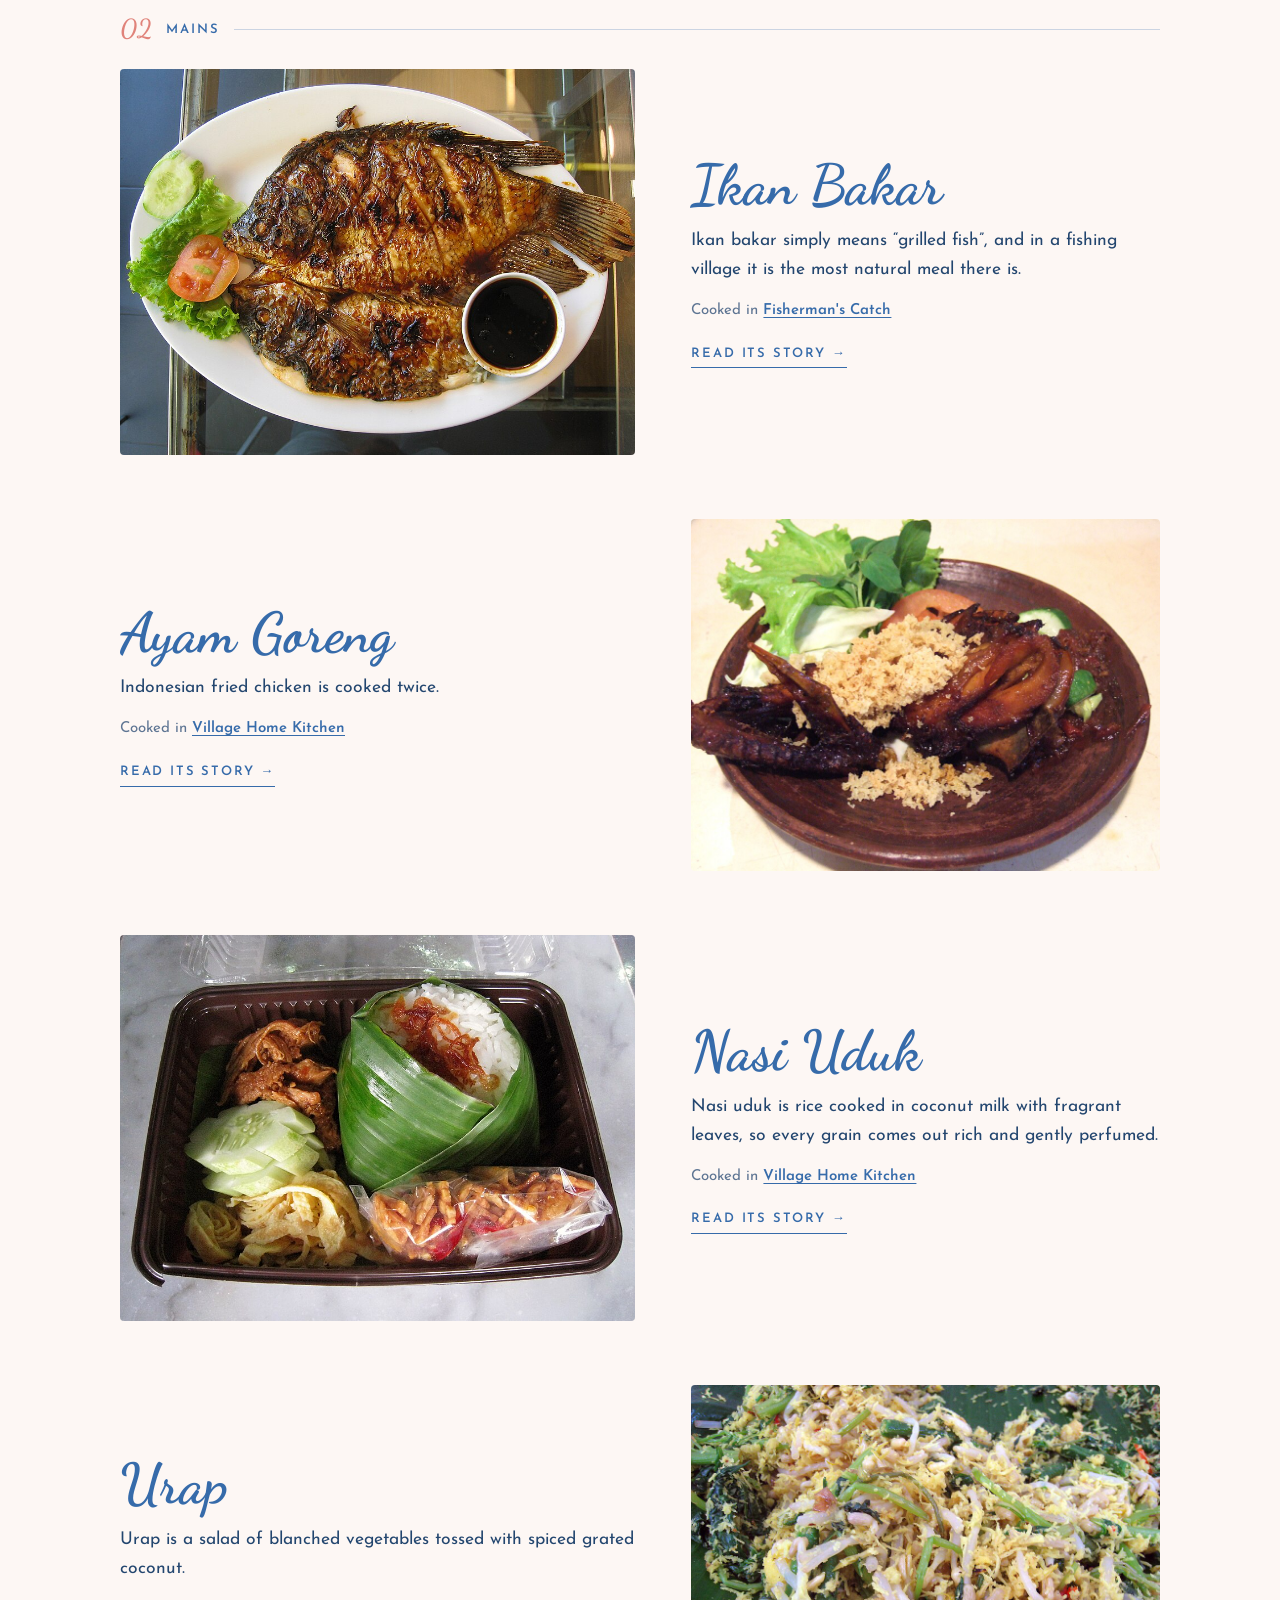
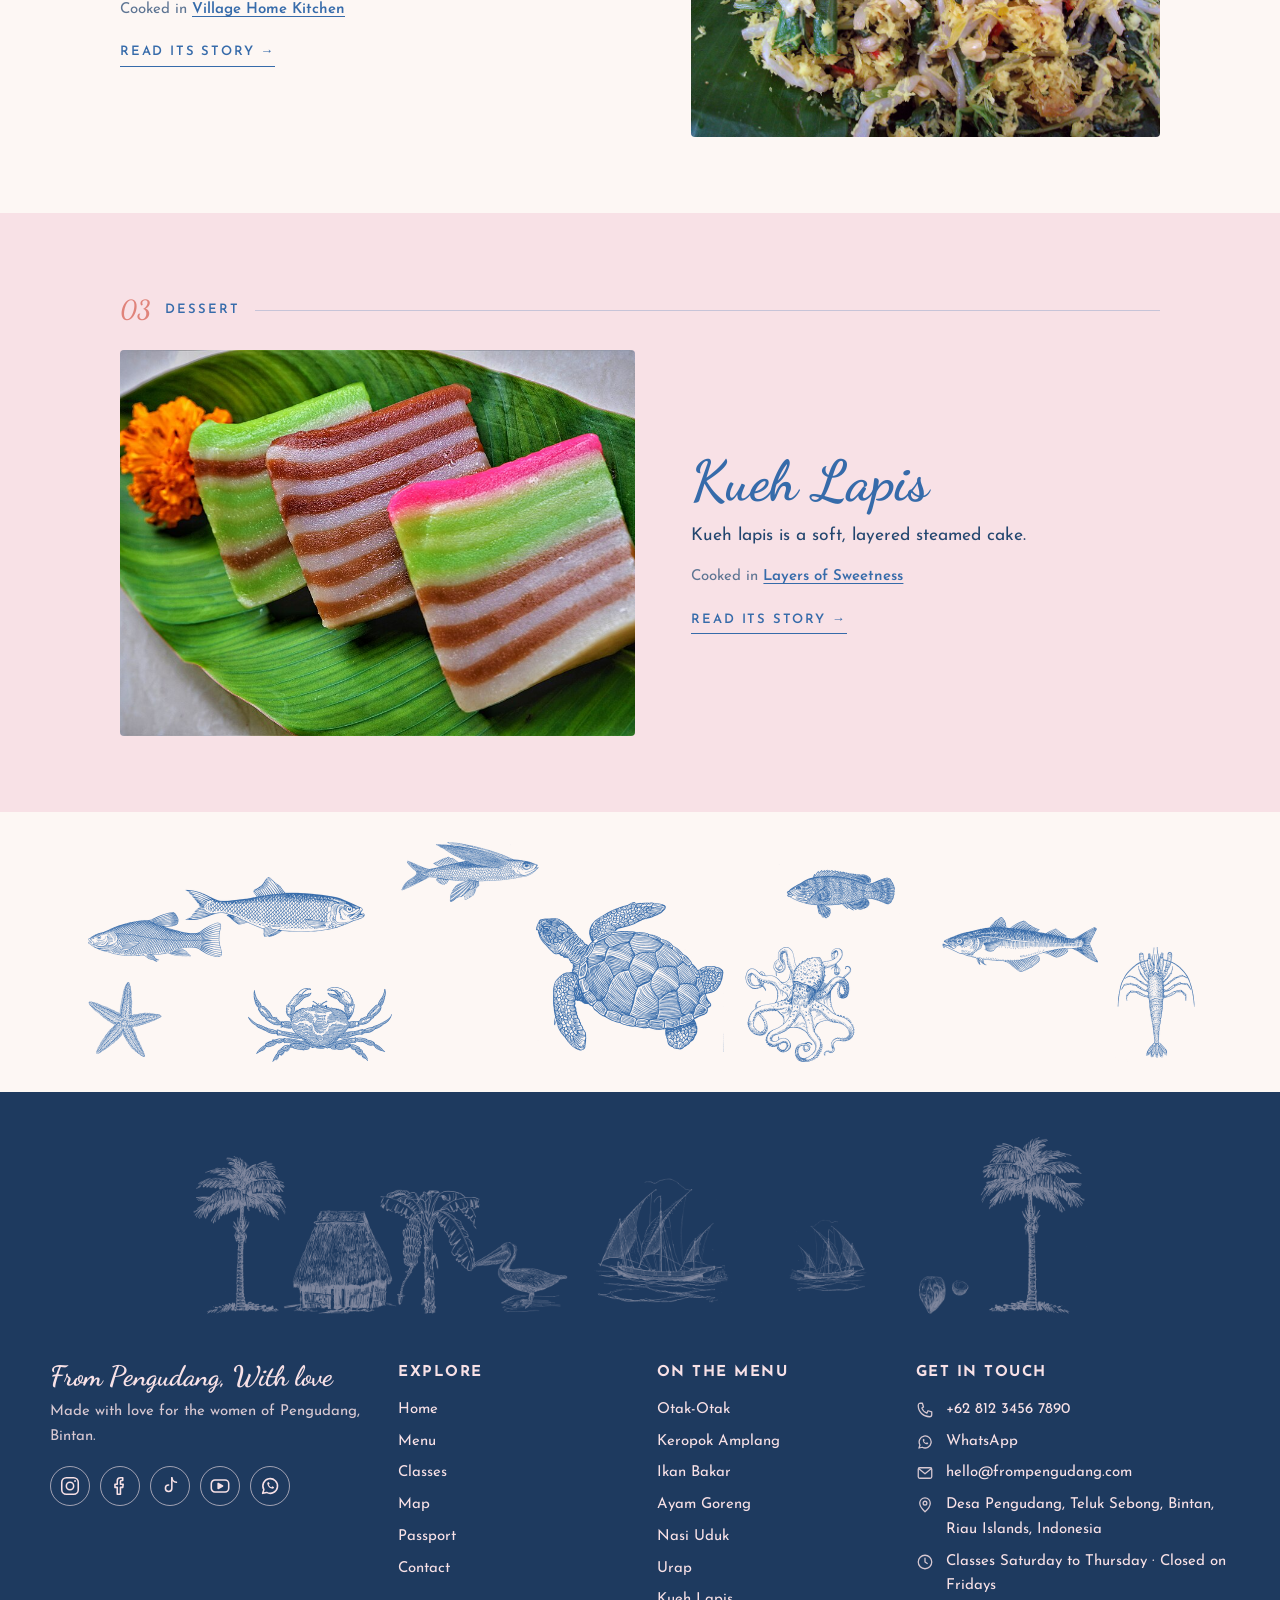
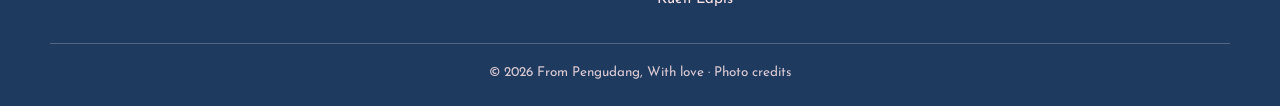
<file: menu.html>
<!doctype html>
<html lang="en">
<head>
<meta charset="utf-8">
<meta name="viewport" content="width=device-width, initial-scale=1">
<title>From Pengudang, With love</title>
<meta name="description" content="Cook with the women of Pengudang, a fishing village on Bintan island, Indonesia. Cooking classes, village map and stories behind each dish.">
<link rel="icon" href="images/graphics/favicon.svg" type="image/svg+xml">
<link rel="stylesheet" href="css/fonts.css">
<link rel="stylesheet" href="css/style.css">
</head>
<body data-page="menu" data-title-key="nav.menu">
<header id="nav"></header>
<main>
  <div id="menu-section">
    <section class="section section--cream menu-intro" id="menu">
      <img class="illus illus--tl" src="images/graphics/food.svg" alt="" aria-hidden="true">
      <img class="illus illus--tr" src="images/graphics/ibu-2.svg" alt="" aria-hidden="true">
      <div class="wrap">
        <h1 class="script-title" data-i18n="menu.title">Our Menu</h1>
        <p class="subtitle" data-i18n="menu.sub"></p>
      </div>
      <div class="photo-strip" id="menu-strip"></div>
    </section>
    <div id="menu-list"></div>
    <section class="section section--cream band-only">
      <img class="band" src="images/graphics/fish-band.png" alt="" aria-hidden="true">
    </section>
  </div>
  <section class="section section--cream dish-detail" id="dish-detail" aria-live="polite"></section>
</main>
<footer id="footer"></footer>
<script src="js/i18n.js"></script>
<script src="js/data.js"></script>
<script src="js/main.js"></script>
</body>
</html>
</file>
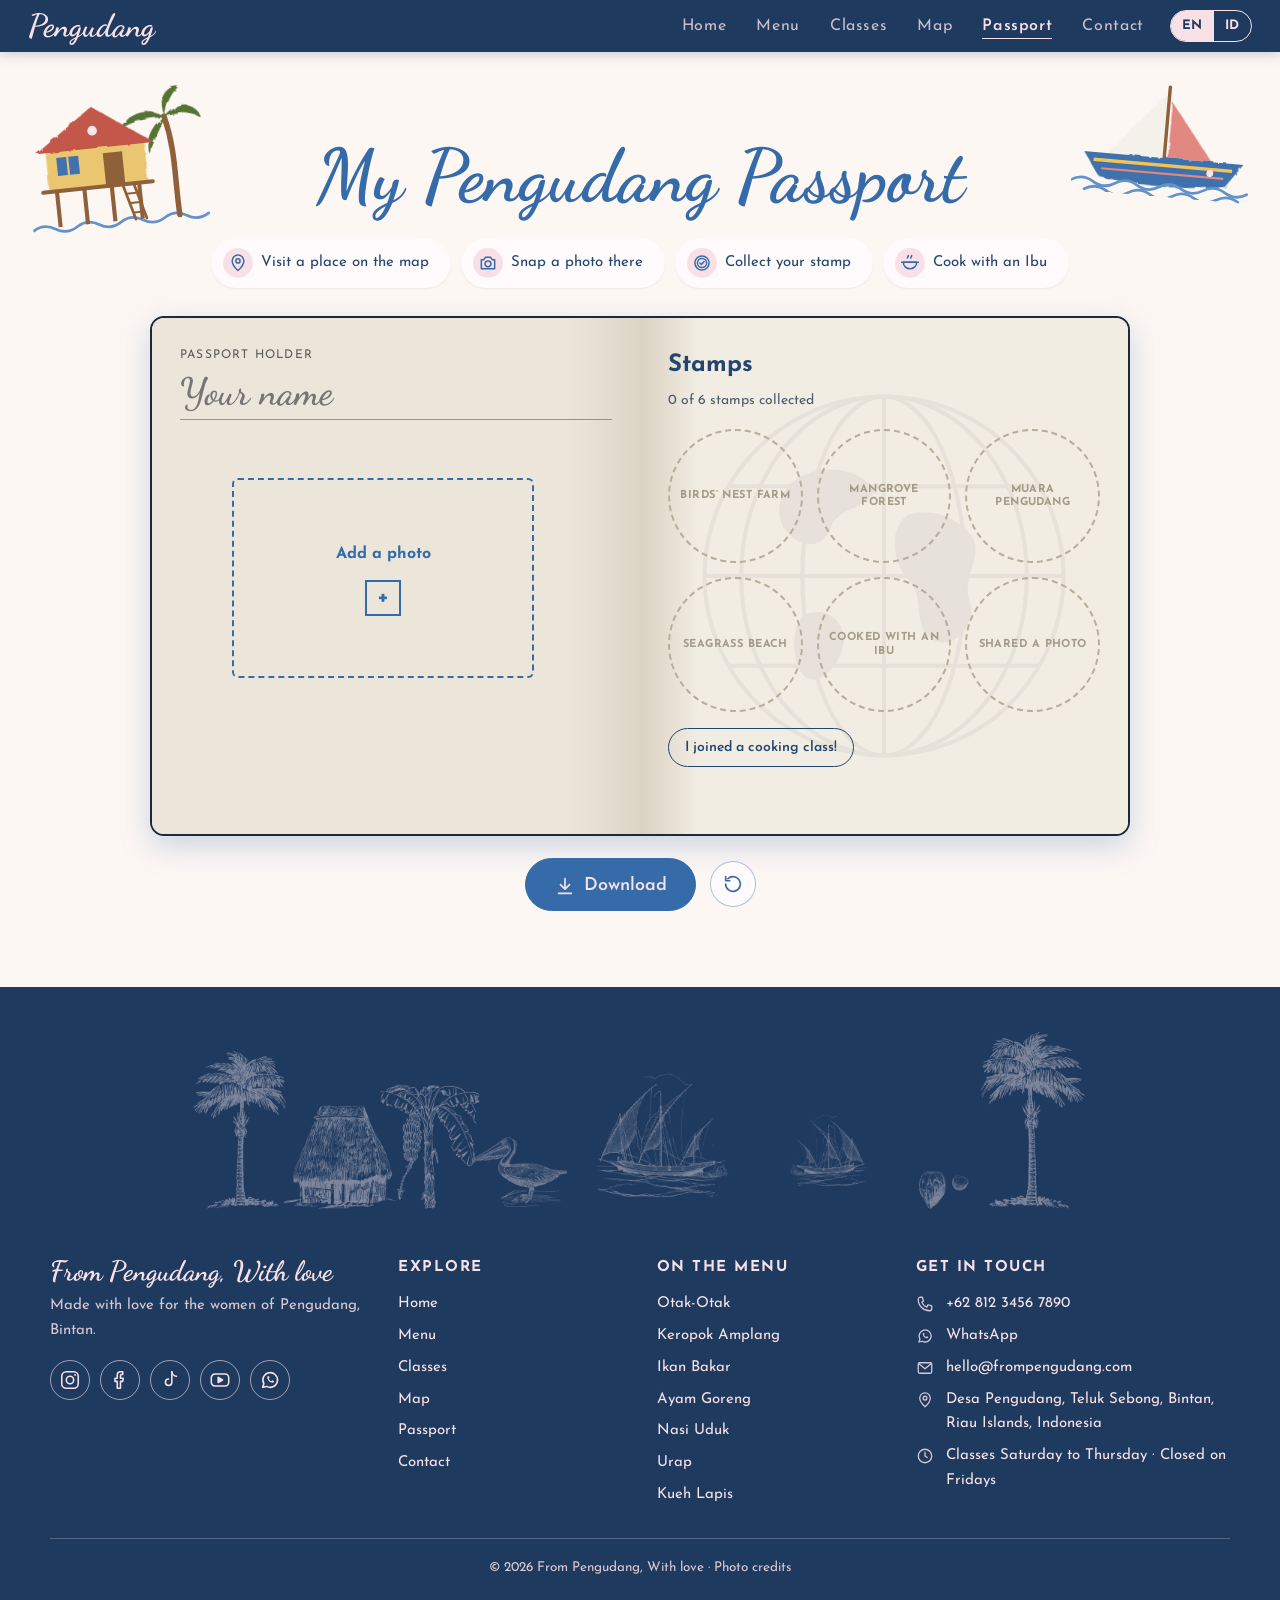
<file: passport.html>
<!doctype html>
<html lang="en">
<head>
<meta charset="utf-8">
<meta name="viewport" content="width=device-width, initial-scale=1">
<title>From Pengudang, With love</title>
<meta name="description" content="Cook with the women of Pengudang, a fishing village on Bintan island, Indonesia. Cooking classes, village map and stories behind each dish.">
<link rel="icon" href="images/graphics/favicon.svg" type="image/svg+xml">
<link rel="stylesheet" href="css/fonts.css">
<link rel="stylesheet" href="css/style.css">
</head>
<body data-page="passport" data-title-key="nav.passport">
<header id="nav"></header>
<main>
  <section class="section section--cream passport-page">
    <img class="illus illus--tl" src="images/graphics/house.svg" alt="" aria-hidden="true">
    <img class="illus illus--tr" src="images/graphics/boat.svg" alt="" aria-hidden="true">
    <div class="wrap">
      <h1 class="script-title" data-i18n="passport.title">My Pengudang Passport</h1>
      <ol class="steps">
        <li><a href="map.html"><svg viewBox="0 0 24 24" aria-hidden="true"><path d="M12 21s-7-6.2-7-11.5a7 7 0 0 1 14 0C19 14.8 12 21 12 21z"/><circle cx="12" cy="9.5" r="2.5"/></svg><span data-i18n="passport.step1">Visit a place on the map</span></a></li>
        <li><span class="step"><svg viewBox="0 0 24 24" aria-hidden="true"><path d="M4 8h3l2-3h6l2 3h3v11H4z"/><circle cx="12" cy="13" r="3.5"/></svg><span data-i18n="passport.step2">Snap a photo there</span></span></li>
        <li><span class="step"><svg viewBox="0 0 24 24" aria-hidden="true"><circle cx="12" cy="12" r="8.5"/><circle cx="12" cy="12" r="5.5"/><path d="M9.5 12l1.8 1.8 3.2-3.6"/></svg><span data-i18n="passport.step3">Collect your stamp</span></span></li>
        <li><a href="classes.html"><svg viewBox="0 0 24 24" aria-hidden="true"><path d="M4 11h16a8 8 0 0 1-16 0z"/><path d="M2 11h20M9 6c0-1.5 1-1.5 1-3M13 6c0-1.5 1-1.5 1-3"/></svg><span data-i18n="passport.step4">Cook with an Ibu</span></a></li>
      </ol>
      <div class="passport" id="passport"></div>
      <div class="passport-actions">
        <button class="icon-btn" type="button" id="pp-more" hidden data-i18n-aria="passport.addPhoto">
          <svg viewBox="0 0 24 24" aria-hidden="true"><path d="M4 8h3l2-3h6l2 3h3v11H4z"/><circle cx="12" cy="13" r="3.5"/></svg>
        </button>
        <button class="btn btn--solid btn--icon" type="button" id="pp-download">
          <svg viewBox="0 0 24 24" aria-hidden="true"><path d="M12 4v11M7 10.5l5 5 5-5M5 20h14"/></svg>
          <span data-i18n="passport.downloadShort">Download</span>
        </button>
        <button class="icon-btn" type="button" id="pp-reset" data-i18n-aria="passport.reset">
          <svg viewBox="0 0 24 24" aria-hidden="true"><path d="M4 12a8 8 0 1 0 2.4-5.7"/><path d="M4 4v4.5h4.5"/></svg>
        </button>
      </div>
    </div>
  </section>
</main>
<footer id="footer"></footer>
<script src="js/i18n.js"></script>
<script src="js/data.js"></script>
<script src="js/main.js"></script>
</body>
</html>
</file>
<file: css/fonts.css>
/* Self-hosted Google Fonts (via Fontsource, SIL Open Font License)
   Dancing Script: headings. A flowing script that stays easy to read.
   Josefin Sans: body text and labels. A light, geometric sans. */
@font-face { font-family: "Dancing Script"; src: url(../fonts/dancing-script-latin-wght-normal.woff2) format("woff2"); font-weight: 400 700; font-display: swap; }
@font-face { font-family: "Josefin Sans"; src: url(../fonts/josefin-sans-latin-wght-normal.woff2) format("woff2"); font-weight: 100 700; font-style: normal; font-display: swap; }
@font-face { font-family: "Josefin Sans"; src: url(../fonts/josefin-sans-latin-wght-italic.woff2) format("woff2"); font-weight: 100 700; font-style: italic; font-display: swap; }
</file>
<file: css/style.css>
/* From Pengudang, With love — site styles */
:root {
  --blue: #366baa;
  --blue-dark: #2b5a93;
  --ink: #23466f;
  --navy: #1e3a5f;
  --pink: #f8e1e6;
  --pink-deep: #f1c9d2;
  /* section shades: cream (lightest) → pink → rose, and sky → blue → navy */
  --cream: #fdf7f4;
  --rose: #f3d5dc;
  --sky: #e5eef8;
  --white: #fffafb;
  --coral: #e0837a;
  --sand: #f3dfb2;
  --green: #4f8a3c;
  --muted: #5e7593;
  --script: "Dancing Script", "Brush Script MT", cursive;
  --sans: "Josefin Sans", "Century Gothic", "Avenir", sans-serif;
  --maxw: 1180px;
}

* { box-sizing: border-box; }
html { scroll-behavior: smooth; }
body {
  margin: 0;
  background: var(--pink);
  color: var(--ink);
  font-family: var(--sans);
  font-size: 18px;
  line-height: 1.65;
  -webkit-font-smoothing: antialiased;
}
img { max-width: 100%; display: block; }
a { color: inherit; text-underline-offset: 3px; }
button { font: inherit; }
.muted { color: var(--muted); }
.section--blue .muted { color: rgba(249, 230, 234, .8); }
.center { text-align: center; }

/* ---------- Sections ---------- */
.section { position: relative; padding: 76px 24px; overflow: hidden; }
.section--blue { background: var(--blue); color: var(--pink); }
.section--pink { background: var(--pink); color: var(--ink); }
.section--cream { background: var(--cream); color: var(--ink); }
.section--rose { background: var(--rose); color: var(--ink); }
.section--sky { background: var(--sky); color: var(--ink); }
.section--navy { background: var(--navy); color: var(--pink); }
.section--navy .script-title { color: var(--pink); }
.section--navy .btn--solid { background: var(--pink); color: var(--navy); border-color: var(--pink); }
.wrap { max-width: var(--maxw); margin: 0 auto; position: relative; z-index: 1; }
.wrap.narrow { max-width: 820px; }

.script-title {
  font-family: var(--script);
  font-weight: 700;
  line-height: 1.05;
  text-align: center;
  margin: 0 0 .3em;
  font-size: clamp(44px, 6vw, 74px);
  color: var(--blue);
}
.section--blue .script-title { color: var(--pink); }
.script-title--md { font-size: clamp(40px, 5vw, 62px); }
.script-title--sm { font-size: clamp(34px, 4vw, 48px); margin-top: 56px; }
.subtitle { text-align: center; margin: -6px auto 36px; font-size: 19px; max-width: 760px; }
.sub-title { font-family: var(--sans); font-weight: 600; font-size: 26px; margin: 10px 0 16px; color: var(--blue); }

/* ---------- Drawings ----------
   .band = wide line art (an <img>, colour baked into the SVG).
   .illus = coloured spot illustrations in the corners of sections. */
.band { display: block; width: 100%; max-width: 1200px; height: auto; margin: 0 auto; pointer-events: none; }
.welcome .band { margin-top: 10px; }
.band-only { padding-top: 10px; padding-bottom: 10px; }

.illus { position: absolute; z-index: 0; pointer-events: none; width: clamp(110px, 14vw, 190px); height: auto; opacity: .95; }
.illus--tl { top: 28px; left: 2%; transform: rotate(-6deg); }
.illus--tr { top: 28px; right: 2%; transform: rotate(5deg); }
.illus--bl { bottom: 26px; left: 2%; transform: rotate(-4deg); }
.illus--br { bottom: 26px; right: 2%; transform: rotate(4deg); }

/* ---------- Navigation ---------- */
.nav {
  position: sticky; top: 0; z-index: 50;
  display: flex; align-items: center; justify-content: flex-end; gap: 26px;
  padding: 10px 28px;
  background: var(--navy);
  color: var(--pink);
  font-size: 16px;
  box-shadow: 0 2px 12px rgba(30, 58, 95, .25);
}
.nav__brand { margin-right: auto; font-family: var(--script); font-weight: 700; font-size: 32px; line-height: 1; text-decoration: none; }
.nav__links { display: flex; gap: 30px; list-style: none; margin: 0; padding: 0; }
.nav__links a { text-decoration: none; opacity: .8; letter-spacing: .04em; padding: 4px 0; border-bottom: 1.5px solid transparent; }
.nav__links a:hover { opacity: 1; border-bottom-color: currentColor; }
.nav__links a[aria-current="page"] { opacity: 1; font-weight: 600; border-bottom-color: currentColor; }
.lang { display: inline-flex; border: 1.5px solid currentColor; border-radius: 99px; overflow: hidden; font-size: 13px; }
.lang button { background: none; border: 0; color: inherit; padding: 4px 11px; cursor: pointer; font-weight: 700; letter-spacing: .04em; }
.lang button[aria-pressed="true"] { background: var(--pink); color: var(--navy); }
.nav__toggle { display: none; background: none; border: 0; color: inherit; cursor: pointer; padding: 4px; }

/* ---------- Hero ---------- */
.hero { padding: 70px 24px 30px; display: flex; flex-direction: column; align-items: center; gap: 30px; }
.hero__title {
  font-family: var(--script);
  font-weight: 700;
  font-size: clamp(64px, 11vw, 150px);
  line-height: .95;
  text-align: center;
  transform: rotate(-4deg);
  margin: 0;
  color: var(--blue);
}

/* ---------- Welcome ---------- */
.welcome { padding-bottom: 0; }
.welcome p { font-size: 19px; line-height: 1.7; max-width: 900px; margin: 0 auto 40px; text-align: center; }

/* ---------- Buttons & links ---------- */
.btn {
  display: inline-block; text-decoration: none; cursor: pointer;
  border: 1.5px solid currentColor; border-radius: 99px;
  padding: 12px 28px 9px; font-weight: 600; background: transparent; color: inherit;
  transition: background .15s, color .15s;
}
.btn--solid { background: var(--blue); color: var(--pink); border-color: var(--blue); }
.btn--solid:hover { background: var(--blue-dark); }
.section--blue .btn--solid { background: var(--pink); color: var(--blue); border-color: var(--pink); }
.btn:hover { background: var(--blue); color: var(--pink); }
.section--blue .btn:hover { background: var(--pink); color: var(--blue); }
.text-link { font-weight: 600; color: var(--blue); }
.only-mobile { display: none !important; }

/* ---------- Class cards ---------- */
.class-grid { display: grid; grid-template-columns: repeat(3, 1fr); gap: 30px; margin: 10px 0 34px; }
.class-grid--two { grid-template-columns: repeat(2, 1fr); max-width: 820px; margin-left: auto; margin-right: auto; }
.class-card {
  position: relative; background: var(--white); border-radius: 16px; overflow: hidden;
  display: flex; flex-direction: column;
  box-shadow: 0 1px 2px rgba(30,58,95,.08), 0 8px 24px rgba(30,58,95,.08);
  transition: transform .2s, box-shadow .2s;
}
.class-card:hover { transform: translateY(-4px); box-shadow: 0 1px 2px rgba(30,58,95,.08), 0 16px 36px rgba(30,58,95,.16); }
.class-card__img { aspect-ratio: 3/2; object-fit: cover; width: 100%; background: var(--sky); }
.class-card__body { padding: 26px 30px 30px; display: flex; flex-direction: column; flex: 1; }
.class-card h3 { font-family: var(--script); font-size: 32px; font-weight: 700; margin: 0; line-height: 1.1; color: var(--blue); }
.class-card__link { text-decoration: none; }
.class-card__link::after { content: ""; position: absolute; inset: 0; z-index: 1; }
.class-card__sub { margin: 4px 0 18px; font-size: 15.5px; color: var(--muted); }
.class-card__facts { margin: auto 0 0; font-size: 14px; color: var(--muted); }
.class-card .price { margin: 8px 0 0; }
.price b { font-size: 19px; color: var(--ink); }
.price small { color: var(--muted); font-size: 13px; }
.rating__star { color: #e8a317; }
.rating b { color: var(--ink); }

.eyebrow { font-size: 13px; letter-spacing: .16em; text-transform: uppercase; font-weight: 600; color: var(--blue); margin: 0 0 18px; display: flex; align-items: center; gap: 14px; }
.eyebrow span { font-family: var(--script); font-size: 26px; letter-spacing: 0; text-transform: none; color: var(--coral); }
.eyebrow::after { content: ""; flex: 1; height: 1px; background: rgba(54,107,170,.25); }
.eyebrow--center { justify-content: center; }
.eyebrow--center::before { content: ""; flex: 0 1 80px; height: 1px; background: rgba(54,107,170,.25); }
.eyebrow--center::after { flex: 0 1 80px; }
.eyebrow--sm { font-size: 12px; margin-bottom: 6px; }
.eyebrow--sm::after { display: none; }

.includes { display: grid; grid-template-columns: repeat(4, 1fr); gap: 28px; list-style: none; padding: 0; margin: 0 auto; max-width: 980px; }
.includes li { display: flex; flex-direction: column; align-items: center; gap: 10px; text-align: center; font-size: 15.5px; line-height: 1.4; }
.includes svg { width: 52px; height: 52px; padding: 12px; border-radius: 50%; background: var(--pink); fill: none; stroke: var(--blue); stroke-width: 1.6; stroke-linecap: round; stroke-linejoin: round; }

/* ---------- Ibus ---------- */
.ibu { display: grid; grid-template-columns: 210px 1fr; gap: 30px; align-items: center; max-width: 1000px; margin: 0 auto 38px; }
.ibu:nth-child(even) { grid-template-columns: 1fr 210px; }
.ibu:nth-child(even) .polaroid { order: 2; transform: rotate(3deg); }
.polaroid { background: #fff; padding: 10px 10px 36px; box-shadow: 0 3px 12px rgba(54,107,170,.2); transform: rotate(-3deg); }
.polaroid img { aspect-ratio: 1/1; object-fit: cover; width: 100%; background: var(--sand); }
.ibu h3 { margin: 0 0 8px; font-family: var(--script); font-size: 38px; font-weight: 700; color: var(--blue); line-height: 1.1; }
.ibu p { margin: 0; font-size: 17.5px; line-height: 1.6; }

/* ---------- Reviews ---------- */
.review { display: grid; grid-template-columns: 1fr 1.25fr; gap: 56px; align-items: center; }
.review__img { width: 100%; aspect-ratio: 4/3; object-fit: cover; border-radius: 6px; box-shadow: 0 8px 24px rgba(0,0,0,.2); }
.review__body { text-align: center; }
.stars { display: flex; justify-content: center; gap: 2px; margin-bottom: 16px; }
.stars svg { width: 40px; height: 38px; fill: var(--pink); }
.stars--sm { justify-content: flex-start; margin-bottom: 6px; }
.stars--sm svg { width: 18px; height: 17px; fill: #e8a317; }
.review blockquote { margin: 0; font-size: 22px; line-height: 1.5; font-style: italic; }
.review cite { display: block; text-align: right; font-style: normal; font-family: var(--script); font-size: 30px; font-weight: 600; margin-top: 22px; padding-right: 8%; }
.carousel__nav { display: flex; justify-content: center; align-items: center; gap: 22px; margin-top: 34px; }
.carousel__dots { display: flex; justify-content: center; gap: 10px; }
.carousel__arrow { width: 46px; height: 46px; border-radius: 50%; border: 1.5px solid rgba(248,225,230,.6); background: none; color: var(--pink); font-size: 26px; line-height: 1; cursor: pointer; padding: 0 0 3px; }
.carousel__arrow:hover { background: var(--pink); color: var(--navy); }
.carousel__dots button { width: 12px; height: 12px; border-radius: 50%; border: 1.5px solid var(--pink); background: none; cursor: pointer; padding: 0; }
.carousel__dots button[aria-pressed="true"] { background: var(--pink); }

/* ---------- Form ---------- */
.form-card {
  background: var(--blue); color: var(--pink);
  border-radius: 18px; padding: 40px 44px 44px; max-width: 980px; margin: 0 auto;
  box-shadow: 0 4px 0 rgba(43,90,147,.35);
}
.section--pink .form-card { background: var(--white); color: var(--ink); box-shadow: 0 8px 24px rgba(30,58,95,.08); }
.form-card h3 { margin: 0 0 14px; font-size: 22px; font-weight: 600; }
.form-grid { display: grid; grid-template-columns: 1fr 1fr; gap: 6px 28px; }
.form-grid .full { grid-column: 1 / -1; }
.field { display: block; margin-bottom: 16px; }
.field span { display: block; font-size: 15px; margin-bottom: 6px; }
.field--pair { display: grid; grid-template-columns: 1.4fr 1fr; gap: 12px; }
.field input, .field select, .field textarea {
  width: 100%; border: 0; border-radius: 8px; padding: 13px 14px 11px;
  background: #4a7cb6; color: #fff; font: inherit; font-size: 16px;
}
.section--pink .field input, .section--pink .field select, .section--pink .field textarea, .modal .field input, .modal .field textarea { background: #fff; color: var(--ink); border: 1px solid rgba(54,107,170,.3); }
.field input::placeholder, .field textarea::placeholder { color: rgba(255,255,255,.6); }
.field input:focus, .field select:focus, .field textarea:focus { outline: 2px solid var(--coral); }
.field select option { color: #222; }
.field textarea { min-height: 70px; resize: vertical; }
.submit {
  display: block; width: 100%; margin-top: 10px; border: 0; border-radius: 99px;
  background: var(--pink); color: var(--blue); padding: 11px; font-weight: 700; cursor: pointer; font-size: 16px;
}
.submit:hover { background: #fff; }
.section--pink .submit { background: var(--blue); color: var(--pink); }
.section--pink .submit:hover { background: var(--blue-dark); }
.form-msg { margin: 14px 0 0; text-align: center; font-size: 16px; min-height: 1em; }

/* ---------- Class detail page ---------- */
.class-page { padding-top: 34px; }
.class-layout { display: grid; grid-template-columns: minmax(0, 1fr) 360px; gap: 44px; align-items: start; }
.crumb { display: inline-block; font-size: 15px; font-weight: 600; color: var(--blue); margin-bottom: 8px; }
.class-title { text-align: left; margin: 0; }
.class-sub { font-size: 21px; font-weight: 600; margin: 4px 0 6px; color: var(--blue); }
.class-meta { margin: 0 0 18px; font-size: 15px; color: var(--muted); }
.class-meta a { color: var(--blue); }
.gallery { display: grid; grid-template-columns: 2fr 1fr; grid-template-rows: 1fr 1fr; gap: 8px; border-radius: 16px; overflow: hidden; aspect-ratio: 16 / 8; }
.gallery img { width: 100%; height: 100%; object-fit: cover; }
.gallery__main { grid-row: 1 / 3; }
.lead { font-size: 19px; margin: 22px 0 6px; }
.detail { padding: 26px 0; border-bottom: 1px solid rgba(54,107,170,.18); }
.detail:last-child { border-bottom: 0; }
.detail h2 { font-family: var(--sans); font-size: 24px; font-weight: 600; margin: 0 0 14px; color: var(--blue); }
.detail h3 { font-size: 17px; margin: 0 0 8px; }
.detail p { margin: 0 0 12px; }
.about { list-style: none; padding: 0; margin: 0; display: grid; gap: 22px; }
.about li { display: grid; grid-template-columns: 26px 1fr; gap: 14px; align-items: start; }
.about svg { color: var(--blue); margin-top: 2px; }
.about b { display: block; }
.about span { color: var(--muted); font-size: 15.5px; }
.bullets { margin: 0; padding-left: 20px; }
.bullets li { margin-bottom: 6px; }
.ticks { list-style: none; padding: 0; margin: 0 0 6px; }
.ticks li { position: relative; padding-left: 30px; margin-bottom: 8px; }
.ticks li::before { content: "✓"; position: absolute; left: 4px; top: 0; color: var(--green); font-weight: 700; }
.ticks--no li::before { content: "✕"; color: #c0392b; }
.timeline { list-style: none; margin: 0; padding: 0 0 0 4px; }
.timeline li { display: grid; grid-template-columns: 96px 1fr; gap: 16px; position: relative; padding-bottom: 18px; }
.timeline li::before { content: ""; position: absolute; left: 104px; top: 8px; width: 11px; height: 11px; border-radius: 50%; background: var(--coral); }
.timeline li::after { content: ""; position: absolute; left: 109px; top: 22px; bottom: -4px; width: 1.5px; background: rgba(54,107,170,.25); }
.timeline li:last-child::after { display: none; }
.timeline > li > div { padding-left: 22px; }
.timeline__time { font-weight: 600; color: var(--blue); text-align: right; font-size: 15px; padding-top: 1px; }
.timeline p { margin: 2px 0 0; font-size: 15.5px; color: var(--muted); }
.mini-dishes { display: flex; gap: 22px; flex-wrap: wrap; }
.mini-dish { text-align: center; text-decoration: none; width: 140px; }
.mini-dish img { width: 120px; height: 120px; border-radius: 50%; object-fit: cover; margin: 0 auto 8px; transition: transform .2s; }
.mini-dish:hover img { transform: scale(1.05) rotate(-3deg); }
.mini-dish span { font-weight: 600; color: var(--blue); text-decoration: underline; }
.teacher { display: grid; grid-template-columns: 110px 1fr; gap: 20px; align-items: start; }
.teacher img { width: 110px; height: 110px; border-radius: 50%; background: var(--sand); }
.teacher b { font-family: var(--script); font-size: 30px; color: var(--blue); }
.teacher p { font-size: 15.5px; }
.important { display: grid; grid-template-columns: repeat(3, 1fr); gap: 24px; font-size: 15.5px; }
.review-summary { display: flex; align-items: center; gap: 14px; font-size: 15px; color: var(--muted); }
.review-summary .big { font-size: 44px; font-weight: 700; color: var(--ink); line-height: 1; }
.mini-review { margin: 0 0 18px; padding: 24px 28px; background: var(--white); border-radius: 12px; }
.mini-review blockquote { margin: 0 0 6px; font-style: italic; }
.mini-review figcaption { font-weight: 600; font-size: 15px; color: var(--blue); }

/* Availability box */
.class-aside { position: sticky; top: 76px; }
.avail { background: var(--white); border-radius: 18px; padding: 32px 30px; box-shadow: 0 2px 0 rgba(54,107,170,.12), 0 14px 34px rgba(54,107,170,.16); }
.avail__price b { font-size: 26px; }
.avail__price small { color: var(--muted); }
.avail__title { font-size: 18px; margin: 10px 0 12px; font-weight: 600; }
.avail__pax { display: flex; justify-content: space-between; align-items: center; padding: 14px 18px; border: 1px solid rgba(54,107,170,.25); border-radius: 10px; margin-bottom: 14px; }
.stepper { display: flex; align-items: center; gap: 12px; }
.stepper button { width: 32px; height: 32px; border-radius: 50%; border: 1.5px solid var(--blue); background: none; color: var(--blue); cursor: pointer; font-size: 18px; line-height: 1; }
.stepper button:disabled { opacity: .3; cursor: default; }
.stepper output { min-width: 18px; text-align: center; font-weight: 700; }
.cal__head { display: flex; justify-content: space-between; align-items: center; margin-bottom: 8px; }
.cal__head button { width: 32px; height: 32px; border: 0; border-radius: 50%; background: rgba(54,107,170,.08); color: var(--blue); cursor: pointer; font-size: 20px; line-height: 1; }
.cal__head button:disabled { opacity: .3; cursor: default; }
.cal__grid { display: grid; grid-template-columns: repeat(7, 1fr); gap: 4px; text-align: center; }
.cal__wd { font-size: 12px; color: var(--muted); padding-bottom: 2px; }
.cal__day { aspect-ratio: 1; display: grid; place-items: center; border-radius: 50%; font-size: 14px; border: 0; padding: 0; background: none; color: inherit; }
.cal__day.is-off { color: #b9c3d1; text-decoration: line-through; text-decoration-color: rgba(185,195,209,.6); }
button.cal__day { cursor: pointer; font-weight: 600; }
.cal__day.is-open { background: #e2efd9; color: #2f6a24; }
.cal__day.is-few { background: #fbe6c6; color: #8a5300; }
.cal__day:hover { outline: 2px solid var(--blue); }
.cal__day.is-sel { background: var(--blue); color: #fff; }
.cal__legend { display: flex; flex-wrap: wrap; gap: 4px 12px; font-size: 12px; color: var(--muted); margin-top: 10px; }
.dot { display: inline-block; width: 10px; height: 10px; border-radius: 50%; margin-right: 5px; vertical-align: -1px; }
.dot--open { background: #b9dba9; } .dot--few { background: #f5c983; } .dot--off { background: #dfe4eb; }
.avail__times { margin-top: 14px; }
.avail__label { font-size: 14.5px; margin: 0 0 8px; color: var(--muted); }
.slots { display: grid; grid-template-columns: 1fr 1fr; gap: 8px; }
.slot { display: flex; flex-direction: column; align-items: flex-start; padding: 12px 16px; border: 1.5px solid rgba(54,107,170,.35); border-radius: 10px; background: none; color: inherit; cursor: pointer; text-align: left; }
.slot small { font-size: 12px; color: var(--muted); }
.slot.is-sel { border-color: var(--blue); background: rgba(54,107,170,.08); box-shadow: inset 0 0 0 1px var(--blue); }
.slot:disabled { opacity: .45; cursor: default; }
.avail__total { display: flex; justify-content: space-between; align-items: baseline; gap: 10px; margin: 16px 0 12px; padding-top: 12px; border-top: 1px solid rgba(54,107,170,.18); font-size: 14px; color: var(--muted); }
.avail__total b { font-size: 21px; color: var(--ink); }
.avail__reserve { width: 100%; padding: 12px; font-size: 17px; }
.avail__msg { min-height: 1em; margin: 8px 0 0; font-size: 14px; color: #b0412f; text-align: center; }
.avail__perks { list-style: none; padding: 0; margin: 10px 0 0; font-size: 13.5px; display: grid; gap: 8px; }
.avail__perks li { display: grid; grid-template-columns: 22px 1fr; gap: 8px; color: var(--muted); }
.avail__perks b { color: var(--ink); }
.avail__perks svg { color: var(--green); }

/* ---------- Menu ---------- */
.menu-intro { padding-bottom: 0; }
.photo-strip { display: grid; grid-template-columns: repeat(7, 1fr); gap: 6px; margin-top: 18px; }
.photo-strip a { display: block; overflow: hidden; }
.photo-strip img { width: 100%; aspect-ratio: 3/4; object-fit: cover; transition: transform .4s; }
.photo-strip a:hover img { transform: scale(1.06); }
.menu-cat .wrap { max-width: 1040px; }
.dish-row { display: grid; grid-template-columns: 1.1fr 1fr; gap: 56px; align-items: center; margin: 0 0 64px; }
.dish-row:last-child { margin-bottom: 0; }
.dish-row.is-flip .dish-row__img { order: 2; }
.dish-row__img { display: block; overflow: hidden; border-radius: 4px; }
.dish-row__img img { width: 100%; aspect-ratio: 4/3; object-fit: cover; transition: transform .5s; }
.dish-row__img:hover img { transform: scale(1.04); }
.dish-row h3 { font-family: var(--script); font-weight: 700; font-size: clamp(40px, 4.4vw, 56px); line-height: 1.05; margin: 0 0 12px; }
.dish-row h3 a { text-decoration: none; color: var(--blue); }
.dish-row p { margin: 0 0 14px; font-size: 17.5px; }
.dish-row__class { font-size: 15px !important; color: var(--muted); }
.dish-row__class a { color: var(--blue); font-weight: 600; }
.more-link { display: inline-block; font-size: 13px; letter-spacing: .14em; text-transform: uppercase; font-weight: 600; color: var(--blue); text-decoration: none; border-bottom: 1px solid currentColor; padding-bottom: 3px; }
.more-link:hover { color: var(--coral); }

.dish-detail { display: none; padding-top: 34px; }
.dish-detail.is-open { display: block; }
.dish-detail__grid { display: grid; grid-template-columns: 1fr 1fr; gap: 56px; align-items: start; margin-top: 12px; }
.dish-detail__img { width: 100%; aspect-ratio: 4/5; object-fit: cover; border-radius: 4px; position: sticky; top: 80px; }
.dish-detail .script-title { text-align: left; margin-bottom: 14px; }
.dish-detail__story { font-size: 18.5px; margin: 0 0 24px; }
.dish-detail__box { background: var(--pink); border-radius: 14px; padding: 26px 30px; margin-bottom: 24px; }
.dish-detail__box p:last-child { margin: 0; }
.dish-detail__cta { display: flex; justify-content: space-between; align-items: center; gap: 16px; flex-wrap: wrap; padding: 24px 28px; border: 1px solid rgba(54,107,170,.25); border-radius: 14px; }
.dish-detail__cta div { display: flex; flex-direction: column; }
.dish-detail__cta b { font-family: var(--script); font-size: 30px; color: var(--blue); line-height: 1.2; }

/* ---------- Contact ---------- */
.page-head { padding-bottom: 40px; }
.contact-layout { display: grid; grid-template-columns: 1.5fr 1fr; gap: 48px; align-items: start; }
.contact-cards { list-style: none; padding: 0; margin: 0 0 24px; display: grid; gap: 14px; }
.contact-cards li { display: grid; grid-template-columns: 40px 1fr; gap: 14px; align-items: center; background: var(--white); border-radius: 14px; padding: 18px 22px; }
.contact-cards svg { width: 40px; height: 40px; padding: 9px; border-radius: 50%; background: var(--sky); color: var(--blue); }
.contact-cards b { display: block; font-size: 13px; text-transform: uppercase; letter-spacing: .1em; color: var(--muted); font-weight: 600; }
.contact-cards a { color: var(--blue); font-weight: 600; text-decoration: none; }
.contact-cards a:hover { text-decoration: underline; }
.socials--dark a { border-color: rgba(54,107,170,.4) !important; color: var(--blue); }
.socials--dark a:hover { background: var(--blue) !important; color: var(--pink) !important; }
.book-note { margin-top: 28px; padding: 28px; border-radius: 12px; background: var(--sky); }
.book-note p { margin: 0 0 12px; }

/* ---------- Checkout ---------- */
.checkout { max-width: min(560px, 94vw); }
.checkout h3 { margin-bottom: 14px; }
.checkout__summary { display: grid; grid-template-columns: 84px 1fr; gap: 6px 14px; align-items: center; background: var(--white); border-radius: 14px; padding: 18px; margin-bottom: 22px; }
.checkout__summary img { width: 84px; height: 84px; object-fit: cover; border-radius: 8px; margin: 0; aspect-ratio: auto; }
.checkout__summary div { display: flex; flex-direction: column; font-size: 15px; }
.checkout__summary b { font-size: 17px; }
.checkout__total { grid-column: 1 / -1; display: flex; justify-content: space-between; margin: 4px 0 0 !important; padding-top: 8px; border-top: 1px solid rgba(54,107,170,.15); }
.checkout__total b { font-size: 20px; }
.checkout .form-grid { gap: 0 14px; }
.checkout__confirm { width: 100%; padding: 12px; font-size: 17px; margin-top: 4px; }
.checkout__note { display: flex; gap: 8px; align-items: flex-start; font-size: 13.5px !important; color: var(--muted); margin: 12px 0 0 !important; }
.checkout__note svg { flex: none; color: var(--green); margin-top: 2px; }

/* ---------- Home call to action ---------- */
.btn--lg { padding: 14px 36px; font-size: 18px; }
.cta__q { margin: 18px 0 0; }
.cta--slim { padding-top: 34px; padding-bottom: 34px; }
.cta--slim .cta__q { margin: 0; font-size: 18px; }
.cta__q a { font-weight: 600; color: var(--blue); }

/* ---------- Map ---------- */
.map-box { position: relative; max-width: 620px; margin: 0 auto; }
.map-box img { width: 100%; }
.marker {
  position: absolute; transform: translate(-50%, -100%);
  width: 38px; height: 50px; background: none; border: 0; padding: 0; cursor: pointer;
  transition: transform .15s;
}
.marker:hover, .marker:focus-visible { transform: translate(-50%, -108%) scale(1.12); }
.marker svg { width: 100%; height: 100%; filter: drop-shadow(0 2px 2px rgba(0,0,0,.35)); }
.marker.is-stamped svg .pin { fill: #c2185b; }
.marker__label {
  position: absolute; left: 50%; top: -6px; transform: translate(-50%, -100%);
  background: var(--pink); color: var(--blue); font-size: 13px; font-weight: 700;
  padding: 3px 8px; border-radius: 6px; white-space: nowrap; opacity: 0; transition: opacity .15s; pointer-events: none;
}
.marker:hover .marker__label, .marker:focus-visible .marker__label { opacity: 1; }
.map-link { display: block; text-align: center; margin-top: 18px; font-size: 15px; }
.subtitle a { font-weight: 700; }

.landmark { margin-bottom: 44px; scroll-margin-top: 80px; }
.landmark h3 { font-family: var(--script); font-weight: 700; font-size: 40px; margin: 0 0 12px; color: var(--blue); }
.landmark__row { display: grid; grid-template-columns: 380px 1fr; gap: 34px; align-items: start; }
.landmark__row img { width: 100%; aspect-ratio: 4/3; object-fit: cover; border-radius: 6px; }
.landmark__row p { margin: 0 0 14px; font-size: 17.5px; }
.landmark.is-flash { animation: flash 1.2s ease; }
@keyframes flash { 0%, 100% { background: transparent; } 30% { background: rgba(54,107,170,.08); } }

.guest-grid { display: grid; grid-template-columns: repeat(3, 1fr); gap: 22px; align-items: stretch; }
.guest-grid img { width: 100%; aspect-ratio: 4/3; object-fit: cover; border-radius: 6px; }
.add-box {
  border: 2px dashed var(--blue); display: flex; flex-direction: column; align-items: center; justify-content: center;
  text-align: center; padding: 20px; font-weight: 700; font-size: 17px; cursor: pointer; background: none; color: var(--blue);
  min-height: 200px; gap: 12px; border-radius: 6px;
}
.add-box:hover { background: rgba(54,107,170,.06); }
.add-box .plus { width: 36px; height: 36px; border: 2px solid var(--blue); display: grid; place-items: center; font-size: 22px; line-height: 1; }

/* ---------- Passport ---------- */
.passport-page .script-title { margin-top: 10px; }
.passport {
  display: grid; grid-template-columns: 1fr 1fr; max-width: 980px; margin: 0 auto;
  border: 2px solid #1d2a3d; border-radius: 14px; overflow: hidden;
  background: #efe9de; box-shadow: 0 10px 30px rgba(54,107,170,.25);
  min-height: 520px;
}
.passport__left, .passport__right { padding: 28px; position: relative; }
.passport__left { background: linear-gradient(90deg, #ece6da 85%, #ddd5c6); }
.passport__right { background: linear-gradient(90deg, #d9d1c1, #f2ede3 12%); }
.passport__right::before {
  content: ""; position: absolute; inset: 40px; opacity: .05; pointer-events: none;
  background: url(../images/graphics/globe.svg) center/contain no-repeat;
}
.passport label.name { display: block; font-size: 12px; text-transform: uppercase; letter-spacing: .1em; color: #5b5b5b; }
.passport input.name {
  width: 100%; border: 0; border-bottom: 1.5px solid #9a917f; background: transparent; padding: 6px 0;
  font-family: var(--script); font-weight: 600; font-size: 38px; color: var(--blue); line-height: 1.1;
}
.passport input.name:focus { outline: none; border-bottom-color: var(--blue); }
.photos { position: relative; margin-top: 18px; min-height: 330px; }
.photo-frame {
  position: absolute; width: 58%; padding: 8px; background: #fff;
  border: 3px solid transparent;
  border-image: repeating-linear-gradient(45deg, #c62828 0 10px, #fff 10px 20px, #1565c0 20px 30px, #fff 30px 40px) 6;
  box-shadow: 0 4px 10px rgba(0,0,0,.25);
}
.photo-frame img { aspect-ratio: 4/3; object-fit: cover; width: 100%; }
.photo-frame:nth-child(1) { left: 2%; top: 0; transform: rotate(-6deg); }
.photo-frame:nth-child(2) { left: 30%; top: 140px; transform: rotate(5deg); }
.photo-frame:nth-child(3) { left: 8%; top: 220px; transform: rotate(-2deg); }
.photo-frame .remove { position: absolute; top: -10px; right: -10px; width: 24px; height: 24px; border-radius: 50%; border: 0; background: var(--blue); color: #fff; cursor: pointer; font-size: 14px; line-height: 1; }
.photos .add-box { position: absolute; left: 12%; top: 40px; width: 70%; min-height: 200px; font-size: 16px; }

.stamps-title { font-family: var(--sans); font-size: 24px; margin: 0 0 4px; position: relative; }
.progress { font-size: 14px; margin: 0 0 16px; color: #4c5b70; position: relative; }
.stamp-grid { display: grid; grid-template-columns: repeat(3, 1fr); gap: 14px; position: relative; }
.stamp {
  aspect-ratio: 1/1; border-radius: 50%; display: grid; place-items: center; text-align: center;
  font-size: 11px; font-weight: 700; padding: 10px; line-height: 1.2;
  border: 2px dashed #b8ae9b; color: #a39a88; text-transform: uppercase; letter-spacing: .04em;
}
.stamp.is-on {
  border: 3px double var(--c, var(--blue)); color: var(--c, var(--blue));
  transform: rotate(var(--r, -8deg)); background: rgba(255,255,255,.25);
  animation: thump .35s ease-out;
}
.stamp.is-on small { display: block; font-weight: 400; font-size: 10px; margin-top: 3px; }
@keyframes thump { 0% { transform: scale(1.6) rotate(var(--r)); opacity: 0; } 100% { transform: scale(1) rotate(var(--r)); opacity: 1; } }
.passport-actions { display: flex; justify-content: center; align-items: center; gap: 14px; margin-top: 22px; }
.icon-btn { width: 46px; height: 46px; border-radius: 50%; border: 1.5px solid rgba(54,107,170,.4); background: var(--white); color: var(--blue); cursor: pointer; display: grid; place-items: center; padding: 0; }
.icon-btn:hover { background: var(--blue); color: var(--pink); }
.icon-btn[hidden] { display: none; }
.icon-btn svg, .btn--icon svg, .steps svg { width: 22px; height: 22px; fill: none; stroke: currentColor; stroke-width: 1.8; stroke-linecap: round; stroke-linejoin: round; }
.btn--icon { display: inline-flex; align-items: center; gap: 8px; }
.steps { list-style: none; padding: 0; margin: 0 auto 28px; display: flex; justify-content: center; gap: 10px; flex-wrap: wrap; }
.steps a, .steps .step { display: flex; align-items: center; gap: 8px; padding: 10px 22px 10px 12px; border-radius: 99px; background: var(--white); color: var(--ink); text-decoration: none; font-size: 15px; box-shadow: 0 1px 2px rgba(30,58,95,.08); }
.steps a:hover { background: var(--sky); }
.steps svg { width: 30px; height: 30px; padding: 5px; border-radius: 50%; background: var(--pink); color: var(--blue); }
.cook-btn { position: relative; margin-top: 16px; font-size: 14px; padding: 7px 16px; }

/* ---------- Credits ---------- */
.credits { list-style: none; padding: 0; margin: 0 0 30px; display: grid; gap: 12px; }
.credits li { background: var(--white); border-radius: 12px; padding: 18px 24px; font-size: 15.5px; }
.credits a { font-weight: 600; color: var(--blue); }
.credits small { color: var(--muted); }

/* ---------- Modal ---------- */
.modal { border: 0; padding: 0; border-radius: 16px; max-width: min(680px, 92vw); color: var(--ink); background: var(--pink); }
.modal::backdrop { background: rgba(29, 42, 61, .55); }
.modal__inner { padding: 38px 36px 32px; }
.modal img { width: 100%; aspect-ratio: 16/9; object-fit: cover; border-radius: 10px; margin-bottom: 14px; }
.modal h3 { font-family: var(--script); font-size: 40px; margin: 0 0 8px; color: var(--blue); }
.modal p { margin: 0 0 12px; font-size: 16.5px; }
.modal__close { position: absolute; top: 10px; right: 12px; border: 0; background: var(--blue); color: var(--pink); width: 32px; height: 32px; border-radius: 50%; cursor: pointer; font-size: 18px; }
.modal__actions { display: flex; gap: 12px; flex-wrap: wrap; }

/* ---------- Footer ---------- */
.footer { background: var(--navy); color: var(--pink); font-size: 15px; padding: 34px 24px 22px; position: relative; }
.footer__art { display: block; width: 100%; max-width: 900px; height: auto; margin: 0 auto 30px; opacity: .45; }
.footer__grid { max-width: var(--maxw); margin: 0 auto; display: grid; grid-template-columns: 1.4fr 1fr 1fr 1.4fr; gap: 34px; padding: 10px 0 30px; border-bottom: 1px solid rgba(249,230,234,.25); }
.footer h2 { font-family: var(--sans); font-size: 15px; text-transform: uppercase; letter-spacing: .1em; margin: 0 0 12px; font-weight: 700; }
.footer ul { list-style: none; padding: 0; margin: 0; display: grid; gap: 7px; }
.footer a { text-decoration: none; }
.footer a:hover { text-decoration: underline; }
.footer__brand .script { font-family: var(--script); font-weight: 700; font-size: 28px; line-height: 1.1; display: block; }
.footer__brand p { margin: 8px 0 16px; opacity: .85; }
.socials { display: flex !important; gap: 10px !important; list-style: none; padding: 0; margin: 0; flex-wrap: wrap; }
.socials a { width: 40px; height: 40px; border-radius: 50%; border: 1.5px solid rgba(249,230,234,.6); display: grid; place-items: center; transition: background .15s, color .15s; }
.socials a:hover { background: var(--pink); color: var(--blue); }
.contact-list li { display: grid; grid-template-columns: 20px 1fr; gap: 10px; align-items: start; }
.contact-list svg { margin-top: 3px; opacity: .85; }
.footer__base { max-width: var(--maxw); margin: 0 auto; padding-top: 18px; text-align: center; font-size: 13.5px; opacity: .85; }

.visually-hidden { position: absolute; width: 1px; height: 1px; overflow: hidden; clip: rect(0 0 0 0); }

/* ---------- Responsive ---------- */
@media (max-width: 1100px) {
  .illus { width: clamp(90px, 11vw, 130px); opacity: .55; }
}
@media (max-width: 1000px) {
  .class-grid { grid-template-columns: 1fr 1fr; }
  .includes { grid-template-columns: 1fr 1fr; }
  .class-layout { grid-template-columns: 1fr; }
  .class-aside { position: static; max-width: 520px; width: 100%; margin: 0 auto; scroll-margin-top: 70px; }
  .only-mobile { display: inline-block !important; }
  .footer__grid { grid-template-columns: 1fr 1fr; }
}
@media (max-width: 860px) {
  .nav { justify-content: space-between; gap: 12px; padding: 10px 16px; }
  .nav__toggle { display: block; order: 3; }
  .nav__links {
    display: none; position: absolute; top: 100%; left: 0; right: 0; flex-direction: column; gap: 0;
    background: inherit; padding: 6px 16px 14px; box-shadow: 0 8px 14px rgba(0,0,0,.08);
  }
  .nav.is-open .nav__links { display: flex; }
  .nav__links a { display: block; padding: 10px 0; }
  .nav__brand { font-size: 28px; }
  .lang { margin-left: auto; }
  .section { padding: 56px 16px; }
  .illus { display: none; }
  .welcome p { text-align: left; font-size: 17px; }
  .ibu, .ibu:nth-child(even) { grid-template-columns: 1fr; justify-items: center; text-align: center; }
  .ibu:nth-child(even) .polaroid { order: 0; }
  .ibu .polaroid { width: 200px; }
  .review { grid-template-columns: 1fr; gap: 26px; }
  .review blockquote { font-size: 19px; }
  .review cite { text-align: center; padding: 0; }
  .form-card { padding: 20px; }
  .form-grid { grid-template-columns: 1fr; }
  .landmark__row { grid-template-columns: 1fr; }
  .dish-row, .dish-detail__grid, .contact-layout { grid-template-columns: 1fr; gap: 22px; }
  .dish-row.is-flip .dish-row__img { order: 0; }
  .dish-row { margin-bottom: 48px; }
  .dish-detail__img { position: static; aspect-ratio: 4/3; }
  .photo-strip { grid-template-columns: repeat(4, 1fr); }
  .photo-strip a:nth-child(n+5) { display: none; }
  .guest-grid { grid-template-columns: 1fr 1fr; }
  .passport { grid-template-columns: 1fr; }
  .passport__right::before { inset: 20px; }
  .important { grid-template-columns: 1fr; gap: 12px; }
  .gallery { aspect-ratio: 4 / 3; }
}
@media (max-width: 560px) {
  body { font-size: 16px; }
  .class-grid, .class-grid--two { grid-template-columns: 1fr; }
  .includes { grid-template-columns: 1fr 1fr; }
  .steps { display: grid; grid-template-columns: 1fr 1fr; }
  .steps a, .steps .step { font-size: 14px; height: 100%; }
  .guest-grid { grid-template-columns: 1fr; }
  .stars svg { width: 32px; height: 30px; }
  .photos { min-height: 300px; }
  .footer__grid { grid-template-columns: 1fr; }
  .band { height: 150px; object-fit: cover; object-position: center bottom; }
  .gallery { grid-template-columns: 1fr; grid-template-rows: auto; aspect-ratio: auto; }
  .gallery img:not(.gallery__main) { display: none; }
  .gallery__main { aspect-ratio: 4 / 3; }
  .timeline li { grid-template-columns: 70px 1fr; }
  .timeline li::before { left: 78px; } .timeline li::after { left: 83px; }
}
</file>
